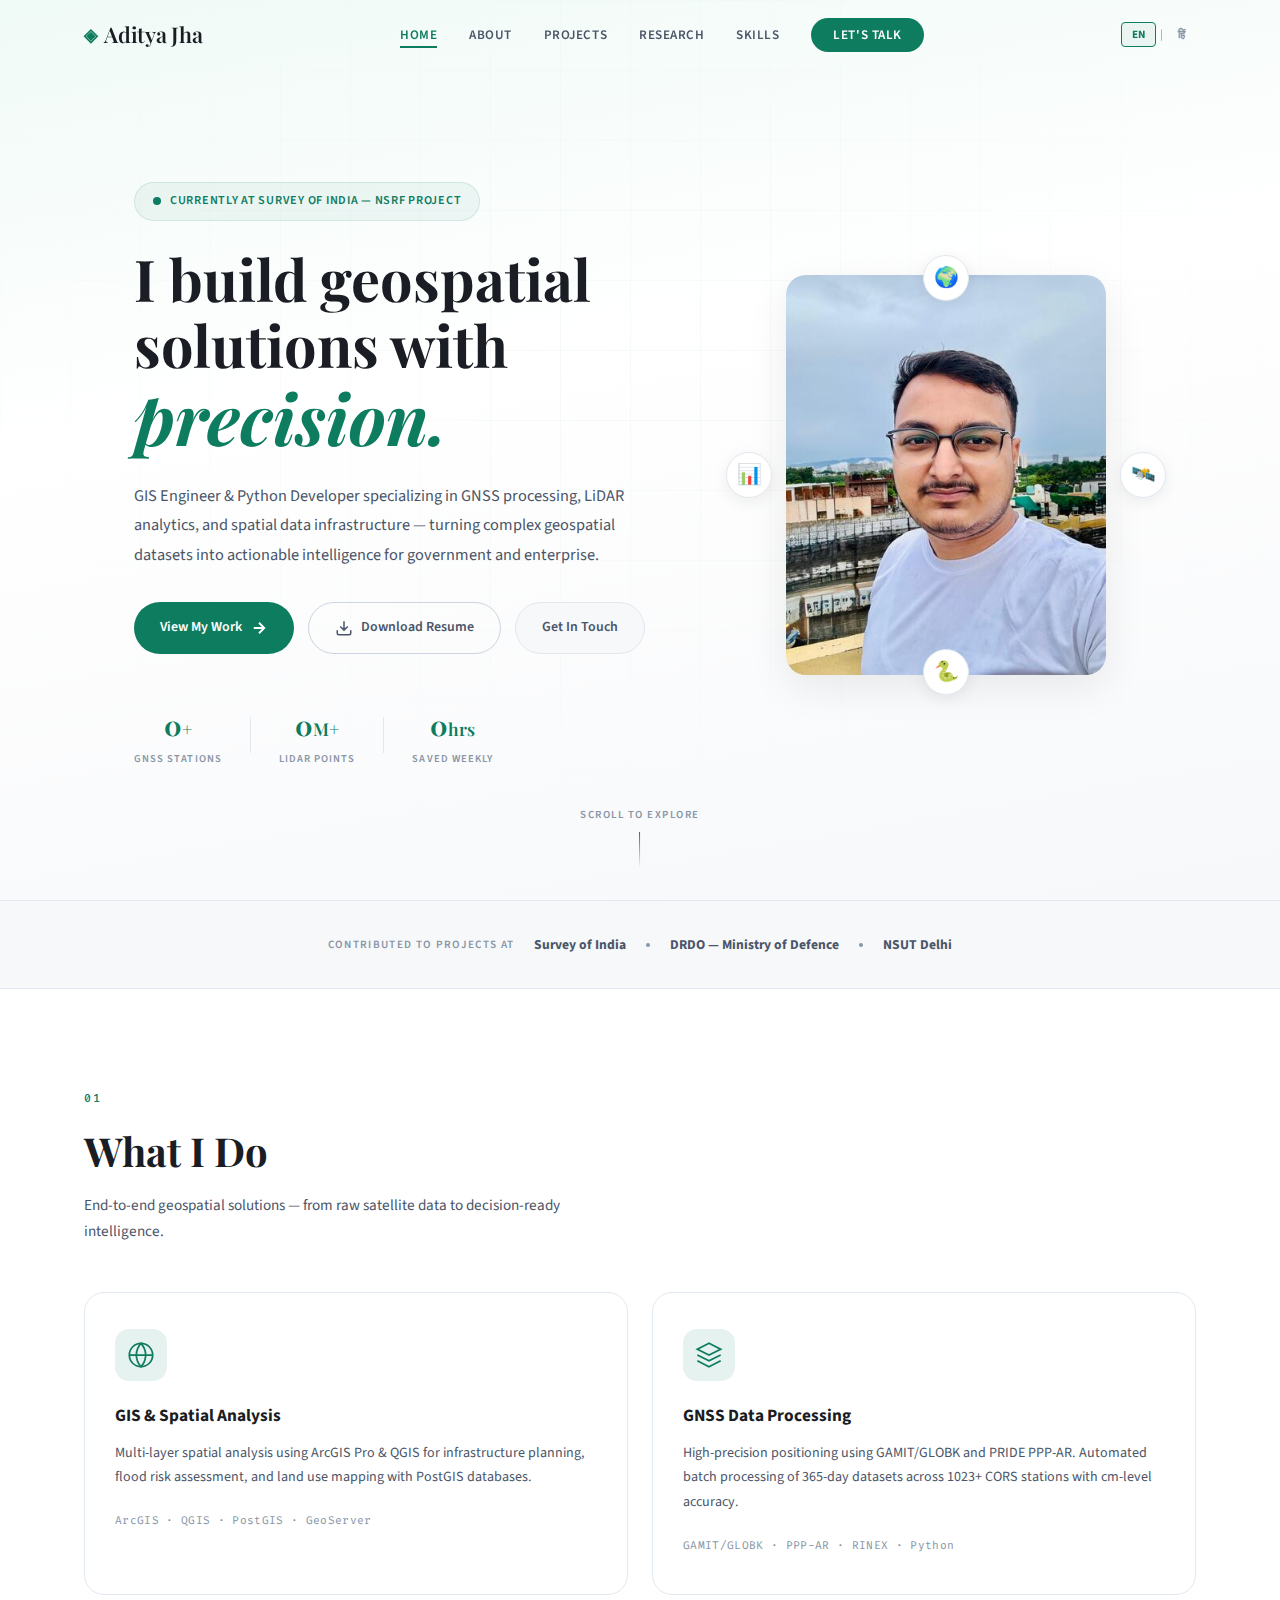
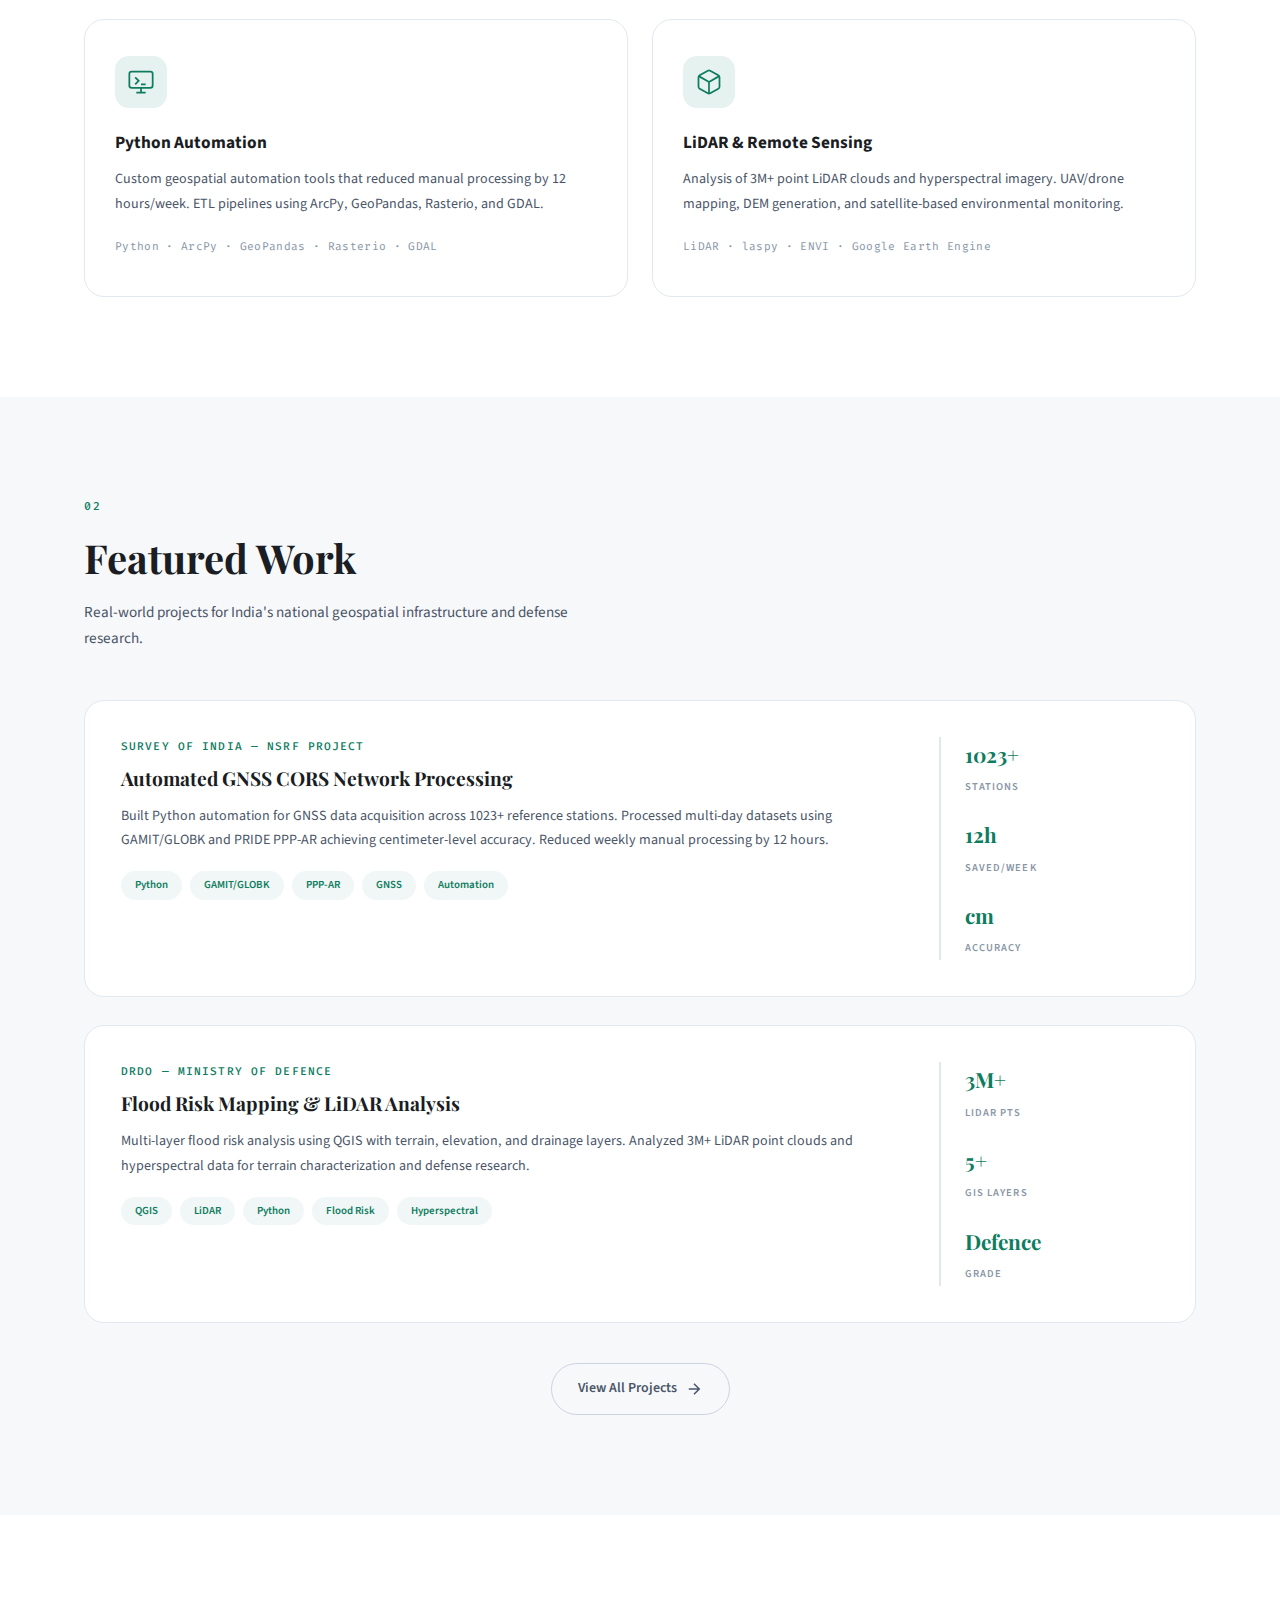
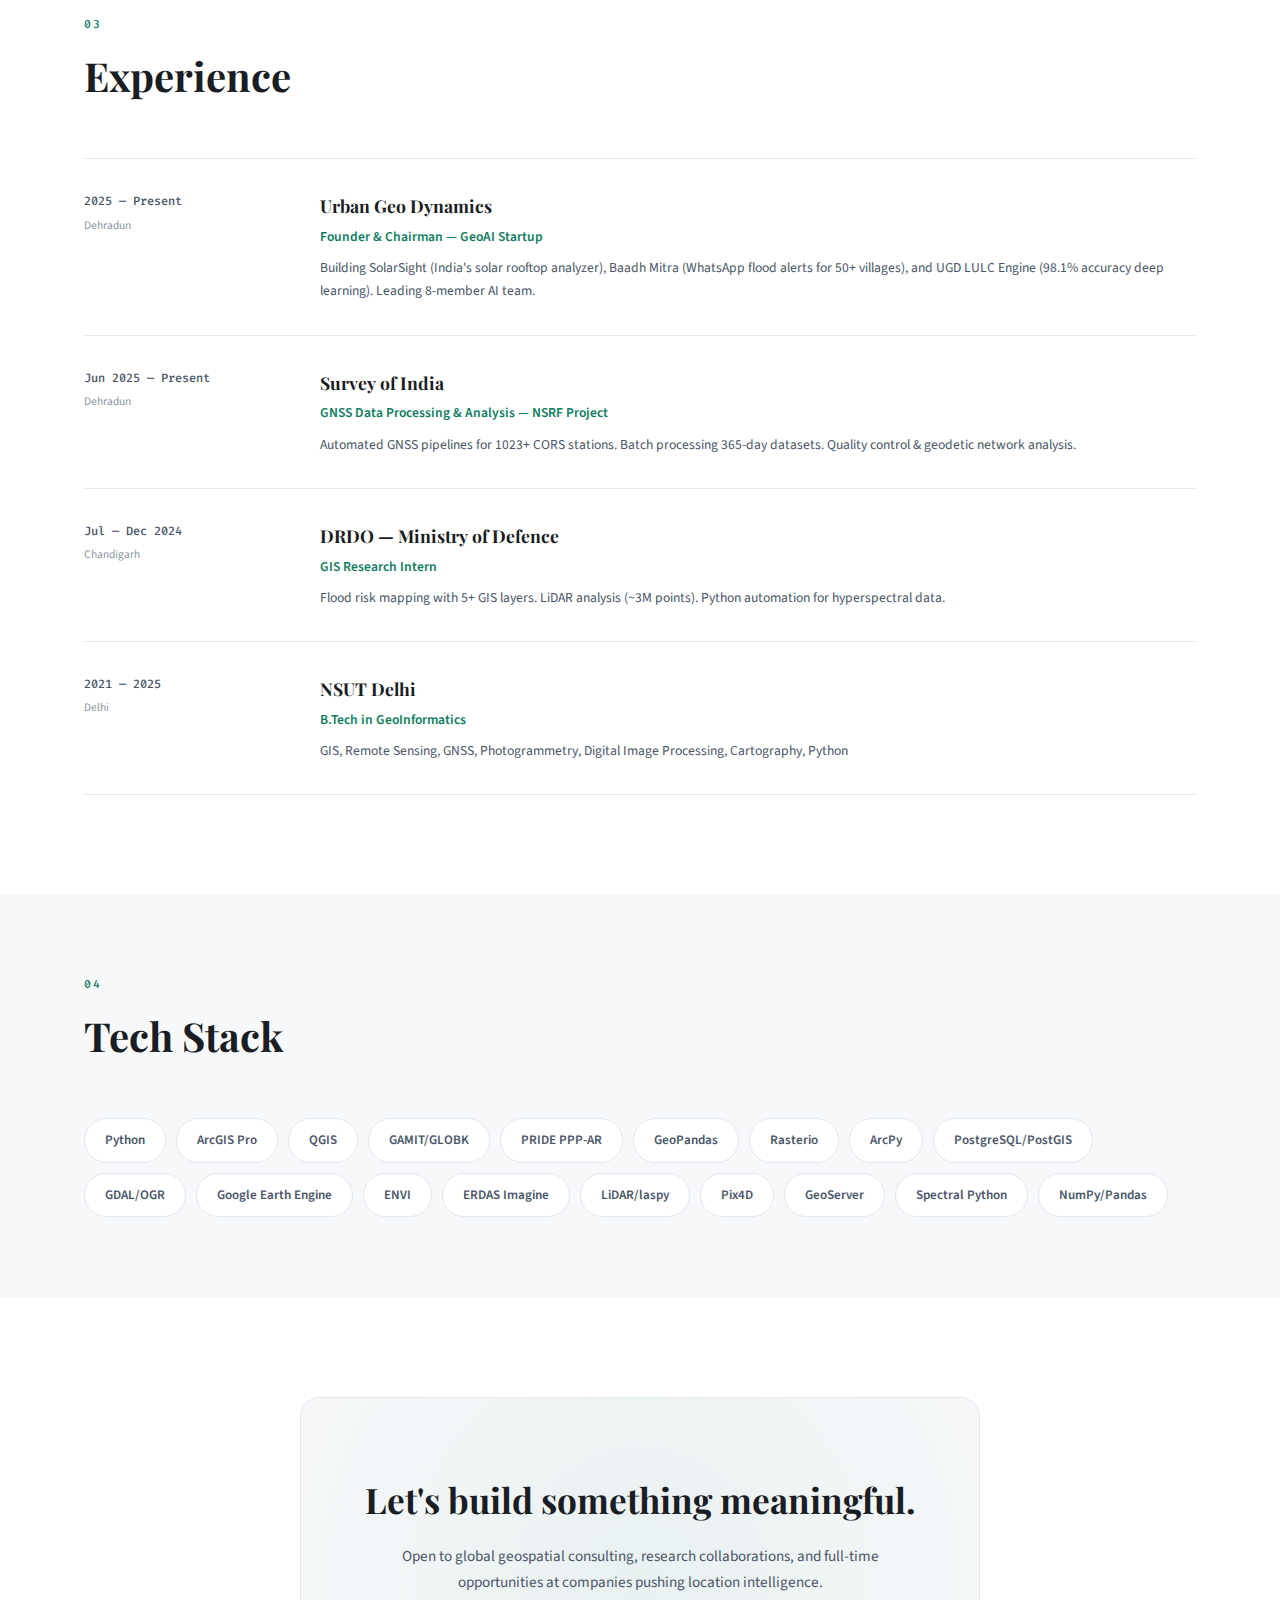
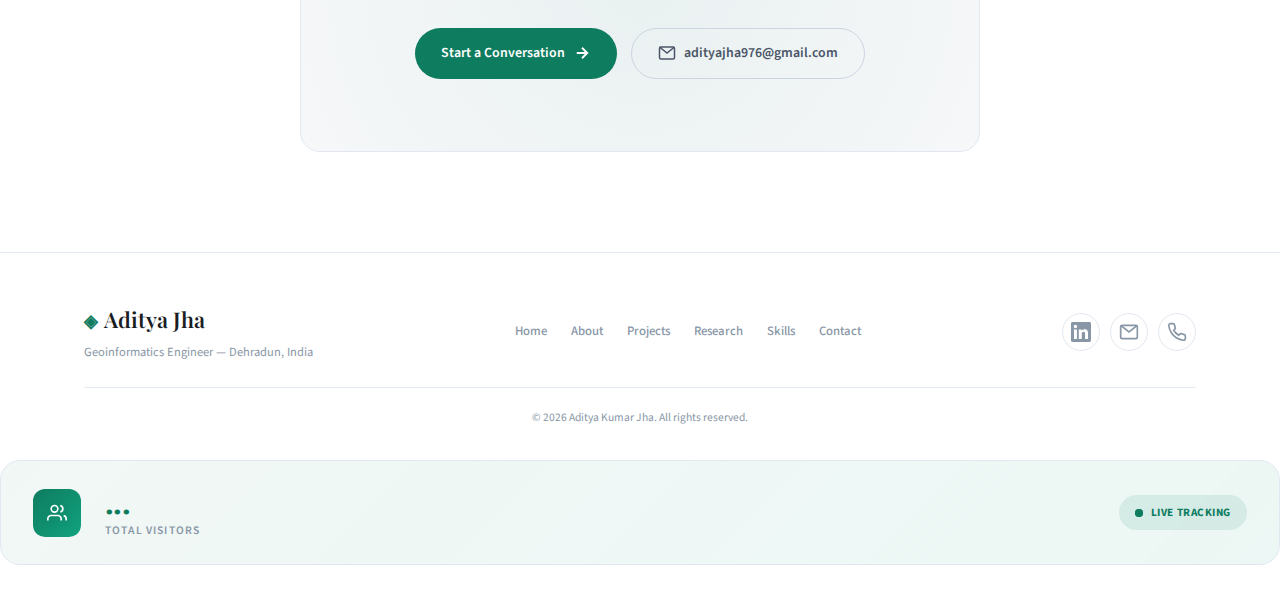
<file: index.html>
<!DOCTYPE html>
<html lang="en">
<head>
    <meta charset="UTF-8">
    <meta name="viewport" content="width=device-width, initial-scale=1.0">
    
    <!-- SEO -->
    <title>Aditya Kumar Jha — GIS Engineer & Geoinformatics Specialist | Python, GNSS, LiDAR</title>
    <meta name="description" content="Aditya Kumar Jha — Geoinformatics engineer specializing in GIS, GNSS processing (GAMIT/GLOBK), Python automation, LiDAR analytics & remote sensing. Based in Dehradun, India.">
    <meta name="keywords" content="GIS Engineer, Geoinformatics, GNSS Processing, GAMIT GLOBK, Python GIS, LiDAR Analysis, Remote Sensing, Spatial Analytics, ArcGIS, QGIS, Survey of India, DRDO, Urban Geo Dynamics, GeoAI, SolarSight, Baadh Mitra, Geospatial Startup, Dehradun">
    <meta name="author" content="Aditya Kumar Jha">
    <meta name="robots" content="index, follow">
    <link rel="canonical" href="https://adityagis.github.io/Portfolio/">
    
    <!-- Open Graph -->
    <meta property="og:title" content="Aditya Kumar Jha — GIS Engineer & Geoinformatics Specialist">
    <meta property="og:description" content="Geoinformatics professional: GIS, GNSS, Python automation, LiDAR & remote sensing. Open for global consulting.">
    <meta property="og:type" content="website">
    <meta property="og:url" content="https://adityagis.github.io/Portfolio/">
    <meta property="og:locale" content="en_IN">
    
    <!-- Twitter Card -->
    <meta name="twitter:card" content="summary_large_image">
    <meta name="twitter:title" content="Aditya Kumar Jha — GIS Engineer & Geoinformatics Specialist">
    <meta name="twitter:description" content="Geoinformatics professional: GIS, GNSS, Python automation, LiDAR & remote sensing.">
    
    <!-- Schema.org JSON-LD -->
    <script type="application/ld+json">
    {
        "@context": "https://schema.org",
        "@type": "Person",
        "name": "Aditya Kumar Jha",
        "url": "https://adityagis.github.io/Portfolio/",
        "jobTitle": "Geoinformatics Engineer",
        "description": "GIS & Remote Sensing Specialist with expertise in GNSS processing, Python automation, LiDAR analytics.",
        "email": "adityajha976@gmail.com",
        "telephone": "+919430008261",
        "address": {"@type": "PostalAddress", "addressLocality": "Dehradun", "addressRegion": "Uttarakhand", "addressCountry": "IN"},
        "alumniOf": {"@type": "CollegeOrUniversity", "name": "Netaji Subhas University of Technology (NSUT), Delhi"},
        "worksFor": [{"@type": "Organization", "name": "Survey of India"}],
        "knowsAbout": ["GIS","GNSS","Remote Sensing","Python","LiDAR","ArcGIS","QGIS","GAMIT/GLOBK","Spatial Analytics"],
        "sameAs": ["https://www.linkedin.com/in/adityaashujha/"]
    }
    </script>
    
    <link rel="preconnect" href="https://fonts.googleapis.com">
    <link rel="preconnect" href="https://fonts.gstatic.com" crossorigin>
    <link href="https://fonts.googleapis.com/css2?family=Playfair+Display:ital,wght@0,400;0,600;0,700;1,400&family=Source+Sans+3:wght@300;400;500;600;700&family=Fira+Code:wght@400;500&display=swap" rel="stylesheet">
    <link rel="stylesheet" href="css/style.css">
</head>
<body>
    <a href="#main" class="skip-link">Skip to main content</a>

    <!-- Navigation -->
    <nav class="navbar" id="navbar">
        <div class="nav-container">
            <a href="index.html" class="nav-logo">
                <span class="logo-icon">◈</span> <span class="logo-name">Aditya Jha</span>
            </a>
            <ul class="nav-links" id="navLinks">
                <li><a href="index.html" class="active">Home</a></li>
                <li><a href="pages/about.html">About</a></li>
                <li><a href="pages/projects.html">Projects</a></li>
                <li><a href="pages/research.html">Research</a></li>
                <li><a href="pages/skills.html">Skills</a></li>
                <li><a href="pages/contact.html" class="nav-cta-link">Let's Talk</a></li>
            </ul>
            <div class="nav-right">
                <div class="lang-toggle">
                    <button class="lang-btn active" data-lang="en">EN</button>
                    <span class="lang-sep">|</span>
                    <button class="lang-btn" data-lang="hi">हिं</button>
                </div>
                <button class="nav-toggle" id="navToggle" aria-label="Toggle Menu" aria-expanded="false">
                    <span></span><span></span><span></span>
                </button>
            </div>
        </div>
    </nav>

    <main id="main">
        <!-- HERO -->
        <section class="hero">
            <div class="hero-bg-pattern"></div>
            <div class="hero-container">
                <div class="hero-content">
                    <div class="hero-badge" data-en="Currently at Survey of India — NSRF Project" data-hi="वर्तमान में सर्वे ऑफ इंडिया — NSRF प्रोजेक्ट में">
                        <span class="badge-pulse"></span>
                        Currently at Survey of India — NSRF Project
                    </div>

                    <h1 class="hero-title">
                        <span class="line-1" data-en="I build geospatial" data-hi="मैं जियोस्पेशियल">I build geospatial</span>
                        <span class="line-2" data-en="solutions with" data-hi="समाधान बनाता हूँ">solutions with</span>
                        <span class="line-3"><em data-en="precision." data-hi="सटीकता से।">precision.</em></span>
                    </h1>

                    <p class="hero-desc" data-en="GIS Engineer & Python Developer specializing in GNSS processing, LiDAR analytics, and spatial data infrastructure — turning complex geospatial datasets into actionable intelligence for government and enterprise." data-hi="GIS इंजीनियर और पायथन डेवलपर — GNSS प्रोसेसिंग, LiDAR एनालिटिक्स और स्पेशियल डेटा इन्फ्रास्ट्रक्चर में विशेषज्ञ — सरकार और उद्यम के लिए जटिल जियोस्पेशियल डेटा को कार्रवाई योग्य बुद्धिमत्ता में बदलना।">GIS Engineer &amp; Python Developer specializing in GNSS processing, LiDAR analytics, and spatial data infrastructure — turning complex geospatial datasets into actionable intelligence for government and enterprise.</p>

                    <div class="hero-btns">
                        <a href="pages/projects.html" class="btn btn-primary" data-en="View My Work" data-hi="मेरा कार्य देखें">
                            <span>View My Work</span>
                            <svg width="18" height="18" viewBox="0 0 24 24" fill="none" stroke="currentColor" stroke-width="2.5"><path d="M5 12h14M12 5l7 7-7 7"/></svg>
                        </a>
                        <a href="assets/Aditya_Jha_Resume.pdf" class="btn btn-outline" target="_blank" rel="noopener" data-en="Download Resume" data-hi="रिज़्यूमे डाउनलोड करें">
                            <svg width="18" height="18" viewBox="0 0 24 24" fill="none" stroke="currentColor" stroke-width="2"><path d="M21 15v4a2 2 0 0 1-2 2H5a2 2 0 0 1-2-2v-4M7 10l5 5 5-5M12 15V3"/></svg>
                            <span>Download Resume</span>
                        </a>
                        <a href="pages/contact.html" class="btn btn-ghost" data-en="Get In Touch" data-hi="संपर्क करें">
                            <span>Get In Touch</span>
                        </a>
                    </div>

                    <div class="hero-stats">
                        <div class="stat">
                            <span class="stat-num" data-count="1023">0</span><span class="stat-suf">+</span>
                            <span class="stat-label" data-en="GNSS Stations" data-hi="GNSS स्टेशन">GNSS Stations</span>
                        </div>
                        <div class="stat-sep"></div>
                        <div class="stat">
                            <span class="stat-num" data-count="3">0</span><span class="stat-suf">M+</span>
                            <span class="stat-label" data-en="LiDAR Points" data-hi="LiDAR पॉइंट्स">LiDAR Points</span>
                        </div>
                        <div class="stat-sep"></div>
                        <div class="stat">
                            <span class="stat-num" data-count="12">0</span><span class="stat-suf">hrs</span>
                            <span class="stat-label" data-en="Saved Weekly" data-hi="साप्ताहिक बचत">Saved Weekly</span>
                        </div>
                    </div>
                </div>

                <!-- HERO VISUAL WITH ORBIT -->
                <div class="hero-visual">
                    <div class="photo-frame">
                        <img src="assets/profile.jpeg" alt="Aditya Kumar Jha — GIS Engineer" width="400" height="500" loading="eager" class="profile-img">
                        <div class="frame-accent frame-tl"></div>
                        <div class="frame-accent frame-br"></div>
                    </div>
                    <!-- ORBIT ANIMATION -->
                    <div class="orbit-ring">
                        <div class="orbit-item" title="GIS"><span>🌍</span></div>
                        <div class="orbit-item" title="Satellite"><span>🛰️</span></div>
                        <div class="orbit-item" title="Python"><span>🐍</span></div>
                        <div class="orbit-item" title="Data"><span>📊</span></div>
                    </div>
                </div>
            </div>
            <div class="scroll-hint">
                <span data-en="Scroll to explore" data-hi="स्क्रॉल करें">Scroll to explore</span>
                <div class="scroll-line"></div>
            </div>
        </section>

        <!-- TRUST BAR -->
        <section class="trust-bar">
            <div class="container">
                <span class="trust-label" data-en="Contributed to projects at" data-hi="इन संगठनों में योगदान">Contributed to projects at</span>
                <div class="trust-orgs">
                    <span>Survey of India</span>
                    <span class="trust-dot"></span>
                    <span>DRDO — Ministry of Defence</span>
                    <span class="trust-dot"></span>
                    <span>NSUT Delhi</span>
                </div>
            </div>
        </section>

        <!-- WHAT I DO -->
        <section class="services" id="services">
            <div class="container">
                <div class="sec-header">
                    <span class="sec-num">01</span>
                    <h2 data-en="What I Do" data-hi="मैं क्या करता हूँ">What I Do</h2>
                    <p class="sec-sub" data-en="End-to-end geospatial solutions — from raw satellite data to decision-ready intelligence." data-hi="शुरू से अंत तक जियोस्पेशियल समाधान।">End-to-end geospatial solutions — from raw satellite data to decision-ready intelligence.</p>
                </div>
                <div class="services-grid">
                    <article class="svc-card">
                        <div class="svc-icon"><svg width="28" height="28" viewBox="0 0 24 24" fill="none" stroke="currentColor" stroke-width="1.5"><circle cx="12" cy="12" r="10"/><path d="M2 12h20M12 2a15 15 0 0 1 4 10 15 15 0 0 1-4 10 15 15 0 0 1-4-10A15 15 0 0 1 12 2z"/></svg></div>
                        <h3 data-en="GIS & Spatial Analysis" data-hi="GIS और स्पेशियल एनालिसिस">GIS &amp; Spatial Analysis</h3>
                        <p data-en="Multi-layer spatial analysis using ArcGIS Pro & QGIS for infrastructure planning, flood risk assessment, and land use mapping with PostGIS databases." data-hi="इन्फ्रास्ट्रक्चर प्लानिंग और बाढ़ जोखिम मूल्यांकन के लिए ArcGIS Pro और QGIS से स्पेशियल एनालिसिस।">Multi-layer spatial analysis using ArcGIS Pro &amp; QGIS for infrastructure planning, flood risk assessment, and land use mapping with PostGIS databases.</p>
                        <span class="svc-tools">ArcGIS · QGIS · PostGIS · GeoServer</span>
                    </article>
                    <article class="svc-card">
                        <div class="svc-icon"><svg width="28" height="28" viewBox="0 0 24 24" fill="none" stroke="currentColor" stroke-width="1.5"><path d="M12 2L2 7l10 5 10-5-10-5zM2 17l10 5 10-5M2 12l10 5 10-5"/></svg></div>
                        <h3 data-en="GNSS Data Processing" data-hi="GNSS डेटा प्रोसेसिंग">GNSS Data Processing</h3>
                        <p data-en="High-precision positioning using GAMIT/GLOBK and PRIDE PPP-AR. Automated batch processing of 365-day datasets across 1023+ CORS stations with cm-level accuracy." data-hi="GAMIT/GLOBK और PRIDE PPP-AR से उच्च-सटीक पोजिशनिंग। 1023+ CORS स्टेशनों पर बैच प्रोसेसिंग।">High-precision positioning using GAMIT/GLOBK and PRIDE PPP-AR. Automated batch processing of 365-day datasets across 1023+ CORS stations with cm-level accuracy.</p>
                        <span class="svc-tools">GAMIT/GLOBK · PPP-AR · RINEX · Python</span>
                    </article>
                    <article class="svc-card">
                        <div class="svc-icon"><svg width="28" height="28" viewBox="0 0 24 24" fill="none" stroke="currentColor" stroke-width="1.5"><rect x="2" y="3" width="20" height="14" rx="2"/><path d="M8 21h8M12 17v4"/><path d="M7 8l3 3-3 3M12 14h4"/></svg></div>
                        <h3 data-en="Python Automation" data-hi="पायथन ऑटोमेशन">Python Automation</h3>
                        <p data-en="Custom geospatial automation tools that reduced manual processing by 12 hours/week. ETL pipelines using ArcPy, GeoPandas, Rasterio, and GDAL." data-hi="कस्टम ऑटोमेशन टूल्स जिन्होंने 12 घंटे/सप्ताह बचाए। ArcPy, GeoPandas, Rasterio से ETL पाइपलाइन।">Custom geospatial automation tools that reduced manual processing by 12 hours/week. ETL pipelines using ArcPy, GeoPandas, Rasterio, and GDAL.</p>
                        <span class="svc-tools">Python · ArcPy · GeoPandas · Rasterio · GDAL</span>
                    </article>
                    <article class="svc-card">
                        <div class="svc-icon"><svg width="28" height="28" viewBox="0 0 24 24" fill="none" stroke="currentColor" stroke-width="1.5"><path d="M21 16V8a2 2 0 0 0-1-1.73l-7-4a2 2 0 0 0-2 0l-7 4A2 2 0 0 0 3 8v8a2 2 0 0 0 1 1.73l7 4a2 2 0 0 0 2 0l7-4A2 2 0 0 0 21 16z"/><path d="M3.27 6.96L12 12.01l8.73-5.05M12 22.08V12"/></svg></div>
                        <h3 data-en="LiDAR & Remote Sensing" data-hi="LiDAR और रिमोट सेंसिंग">LiDAR &amp; Remote Sensing</h3>
                        <p data-en="Analysis of 3M+ point LiDAR clouds and hyperspectral imagery. UAV/drone mapping, DEM generation, and satellite-based environmental monitoring." data-hi="30 लाख+ पॉइंट LiDAR क्लाउड और हाइपरस्पेक्ट्रल इमेजरी। UAV/ड्रोन मैपिंग और पर्यावरण निगरानी।">Analysis of 3M+ point LiDAR clouds and hyperspectral imagery. UAV/drone mapping, DEM generation, and satellite-based environmental monitoring.</p>
                        <span class="svc-tools">LiDAR · laspy · ENVI · Google Earth Engine</span>
                    </article>
                </div>
            </div>
        </section>

        <!-- FEATURED PROJECTS -->
        <section class="featured" id="projects">
            <div class="container">
                <div class="sec-header">
                    <span class="sec-num">02</span>
                    <h2 data-en="Featured Work" data-hi="प्रमुख कार्य">Featured Work</h2>
                    <p class="sec-sub" data-en="Real-world projects for India's national geospatial infrastructure and defense research." data-hi="भारत के राष्ट्रीय जियोस्पेशियल इन्फ्रास्ट्रक्चर और रक्षा अनुसंधान।">Real-world projects for India's national geospatial infrastructure and defense research.</p>
                </div>
                <div class="feat-list">
                    <article class="feat-card">
                        <div class="feat-body">
                            <span class="feat-org">Survey of India — NSRF Project</span>
                            <h3 data-en="Automated GNSS CORS Network Processing" data-hi="स्वचालित GNSS CORS नेटवर्क प्रोसेसिंग">Automated GNSS CORS Network Processing</h3>
                            <p data-en="Built Python automation for GNSS data acquisition across 1023+ reference stations. Processed multi-day datasets using GAMIT/GLOBK and PRIDE PPP-AR achieving centimeter-level accuracy. Reduced weekly manual processing by 12 hours." data-hi="1023+ रेफरेंस स्टेशनों पर GNSS डेटा के लिए पायथन ऑटोमेशन। GAMIT/GLOBK से सेंटीमीटर-स्तरीय सटीकता। साप्ताहिक 12 घंटे बचाए।">Built Python automation for GNSS data acquisition across 1023+ reference stations. Processed multi-day datasets using GAMIT/GLOBK and PRIDE PPP-AR achieving centimeter-level accuracy. Reduced weekly manual processing by 12 hours.</p>
                            <div class="feat-tags"><span>Python</span><span>GAMIT/GLOBK</span><span>PPP-AR</span><span>GNSS</span><span>Automation</span></div>
                        </div>
                        <div class="feat-metrics">
                            <div class="fm"><span class="fm-val">1023+</span><span class="fm-lbl">Stations</span></div>
                            <div class="fm"><span class="fm-val">12h</span><span class="fm-lbl">Saved/Week</span></div>
                            <div class="fm"><span class="fm-val">cm</span><span class="fm-lbl">Accuracy</span></div>
                        </div>
                    </article>
                    <article class="feat-card">
                        <div class="feat-body">
                            <span class="feat-org">DRDO — Ministry of Defence</span>
                            <h3 data-en="Flood Risk Mapping & LiDAR Analysis" data-hi="बाढ़ जोखिम मैपिंग और LiDAR विश्लेषण">Flood Risk Mapping &amp; LiDAR Analysis</h3>
                            <p data-en="Multi-layer flood risk analysis using QGIS with terrain, elevation, and drainage layers. Analyzed 3M+ LiDAR point clouds and hyperspectral data for terrain characterization and defense research." data-hi="QGIS से बहु-स्तरीय बाढ़ जोखिम विश्लेषण। 30 लाख+ LiDAR पॉइंट क्लाउड और हाइपरस्पेक्ट्रल डेटा विश्लेषण।">Multi-layer flood risk analysis using QGIS with terrain, elevation, and drainage layers. Analyzed 3M+ LiDAR point clouds and hyperspectral data for terrain characterization and defense research.</p>
                            <div class="feat-tags"><span>QGIS</span><span>LiDAR</span><span>Python</span><span>Flood Risk</span><span>Hyperspectral</span></div>
                        </div>
                        <div class="feat-metrics">
                            <div class="fm"><span class="fm-val">3M+</span><span class="fm-lbl">LiDAR Pts</span></div>
                            <div class="fm"><span class="fm-val">5+</span><span class="fm-lbl">GIS Layers</span></div>
                            <div class="fm"><span class="fm-val">Defence</span><span class="fm-lbl">Grade</span></div>
                        </div>
                    </article>
                </div>
                <div style="text-align:center; margin-top:40px;">
                    <a href="pages/projects.html" class="btn btn-outline" data-en="View All Projects" data-hi="सभी प्रोजेक्ट देखें"><span>View All Projects</span><svg width="18" height="18" viewBox="0 0 24 24" fill="none" stroke="currentColor" stroke-width="2"><path d="M5 12h14M12 5l7 7-7 7"/></svg></a>
                </div>
            </div>
        </section>

        <!-- EXPERIENCE -->
        <section class="experience">
            <div class="container">
                <div class="sec-header">
                    <span class="sec-num">03</span>
                    <h2 data-en="Experience" data-hi="अनुभव">Experience</h2>
                </div>
                <div class="exp-list">
                    <div class="exp-row">
                        <div class="exp-left"><span class="exp-date">2025 — Present</span><span class="exp-loc">Dehradun</span></div>
                        <div class="exp-right">
                            <h3>Urban Geo Dynamics</h3>
                            <p class="exp-role">Founder &amp; Chairman — GeoAI Startup</p>
                            <p class="exp-desc" data-en="Building SolarSight (India's solar rooftop analyzer), Baadh Mitra (WhatsApp flood alerts for 50+ villages), and UGD LULC Engine (98.1% accuracy deep learning). Leading 8-member AI team." data-hi="SolarSight (सोलर रूफटॉप), बाढ़ मित्र (WhatsApp बाढ़ अलर्ट) और UGD LULC इंजन बना रहे हैं। 8 सदस्यीय AI टीम का नेतृत्व।">Building SolarSight (India's solar rooftop analyzer), Baadh Mitra (WhatsApp flood alerts for 50+ villages), and UGD LULC Engine (98.1% accuracy deep learning). Leading 8-member AI team.</p>
                        </div>
                    </div>
                    <div class="exp-row">
                        <div class="exp-left"><span class="exp-date">Jun 2025 — Present</span><span class="exp-loc">Dehradun</span></div>
                        <div class="exp-right">
                            <h3>Survey of India</h3>
                            <p class="exp-role">GNSS Data Processing & Analysis — NSRF Project</p>
                            <p class="exp-desc" data-en="Automated GNSS pipelines for 1023+ CORS stations. Batch processing 365-day datasets. Quality control & geodetic network analysis." data-hi="1023+ CORS स्टेशनों के लिए GNSS पाइपलाइन। 365-दिन डेटासेट बैच प्रोसेसिंग।">Automated GNSS pipelines for 1023+ CORS stations. Batch processing 365-day datasets. Quality control &amp; geodetic network analysis.</p>
                        </div>
                    </div>
                    <div class="exp-row">
                        <div class="exp-left"><span class="exp-date">Jul — Dec 2024</span><span class="exp-loc">Chandigarh</span></div>
                        <div class="exp-right">
                            <h3>DRDO — Ministry of Defence</h3>
                            <p class="exp-role">GIS Research Intern</p>
                            <p class="exp-desc" data-en="Flood risk mapping with 5+ GIS layers. LiDAR analysis (~3M points). Python automation for hyperspectral data." data-hi="5+ GIS लेयर्स से बाढ़ जोखिम मैपिंग। LiDAR विश्लेषण (~30 लाख पॉइंट)।">Flood risk mapping with 5+ GIS layers. LiDAR analysis (~3M points). Python automation for hyperspectral data.</p>
                        </div>
                    </div>
                    <div class="exp-row">
                        <div class="exp-left"><span class="exp-date">2021 — 2025</span><span class="exp-loc">Delhi</span></div>
                        <div class="exp-right">
                            <h3>NSUT Delhi</h3>
                            <p class="exp-role">B.Tech in GeoInformatics</p>
                            <p class="exp-desc">GIS, Remote Sensing, GNSS, Photogrammetry, Digital Image Processing, Cartography, Python</p>
                        </div>
                    </div>
                </div>
            </div>
        </section>

        <!-- TECH STACK -->
        <section class="stack">
            <div class="container">
                <div class="sec-header">
                    <span class="sec-num">04</span>
                    <h2 data-en="Tech Stack" data-hi="तकनीकी कौशल">Tech Stack</h2>
                </div>
                <div class="stack-pills">
                    <span>Python</span><span>ArcGIS Pro</span><span>QGIS</span><span>GAMIT/GLOBK</span>
                    <span>PRIDE PPP-AR</span><span>GeoPandas</span><span>Rasterio</span><span>ArcPy</span>
                    <span>PostgreSQL/PostGIS</span><span>GDAL/OGR</span><span>Google Earth Engine</span>
                    <span>ENVI</span><span>ERDAS Imagine</span><span>LiDAR/laspy</span><span>Pix4D</span>
                    <span>GeoServer</span><span>Spectral Python</span><span>NumPy/Pandas</span>
                </div>
            </div>
        </section>

        <!-- CTA -->
        <section class="cta-section">
            <div class="container">
                <div class="cta-box">
                    <h2 data-en="Let's build something meaningful." data-hi="कुछ सार्थक बनाते हैं।">Let's build something meaningful.</h2>
                    <p data-en="Open to global geospatial consulting, research collaborations, and full-time opportunities at companies pushing location intelligence." data-hi="वैश्विक जियोस्पेशियल कंसल्टिंग, रिसर्च सहयोग, और लोकेशन इंटेलिजेंस कंपनियों में अवसरों के लिए खुला हूँ।">Open to global geospatial consulting, research collaborations, and full-time opportunities at companies pushing location intelligence.</p>
                    <div class="cta-btns">
                        <a href="pages/contact.html" class="btn btn-primary"><span data-en="Start a Conversation" data-hi="बातचीत शुरू करें">Start a Conversation</span><svg width="18" height="18" viewBox="0 0 24 24" fill="none" stroke="currentColor" stroke-width="2.5"><path d="M5 12h14M12 5l7 7-7 7"/></svg></a>
                        <a href="mailto:adityajha976@gmail.com" class="btn btn-outline"><svg width="18" height="18" viewBox="0 0 24 24" fill="none" stroke="currentColor" stroke-width="2"><rect x="2" y="4" width="20" height="16" rx="2"/><path d="M22 4l-10 8L2 4"/></svg><span>adityajha976@gmail.com</span></a>
                    </div>
                </div>
            </div>
        </section>
    </main>

    <!-- Footer -->
    <footer class="footer">
        <div class="container">
            <div class="footer-top">
                <div class="footer-brand">
                    <span class="nav-logo"><span class="logo-icon">◈</span> Aditya Jha</span>
                    <p data-en="Geoinformatics Engineer — Dehradun, India" data-hi="जियोइन्फॉर्मेटिक्स इंजीनियर — देहरादून">Geoinformatics Engineer — Dehradun, India</p>
                </div>
                <nav class="footer-links"><a href="index.html">Home</a><a href="pages/about.html">About</a><a href="pages/projects.html">Projects</a><a href="pages/research.html">Research</a><a href="pages/skills.html">Skills</a><a href="pages/contact.html">Contact</a></nav>
                <div class="footer-social">
                    <a href="https://www.linkedin.com/in/adityaashujha/" target="_blank" rel="noopener" aria-label="LinkedIn"><svg width="20" height="20" viewBox="0 0 24 24" fill="currentColor"><path d="M20.447 20.452h-3.554v-5.569c0-1.328-.027-3.037-1.852-3.037-1.853 0-2.136 1.445-2.136 2.939v5.667H9.351V9h3.414v1.561h.046c.477-.9 1.637-1.85 3.37-1.85 3.601 0 4.267 2.37 4.267 5.455v6.286zM5.337 7.433a2.062 2.062 0 0 1-2.063-2.065 2.064 2.064 0 1 1 2.063 2.065zm1.782 13.019H3.555V9h3.564v11.452zM22.225 0H1.771C.792 0 0 .774 0 1.729v20.542C0 23.227.792 24 1.771 24h20.451C23.2 24 24 23.227 24 22.271V1.729C24 .774 23.2 0 22.222 0h.003z"/></svg></a>
                    <a href="mailto:adityajha976@gmail.com" aria-label="Email"><svg width="20" height="20" viewBox="0 0 24 24" fill="none" stroke="currentColor" stroke-width="2"><rect x="2" y="4" width="20" height="16" rx="2"/><path d="M22 4l-10 8L2 4"/></svg></a>
                    <a href="tel:+919430008261" aria-label="Phone"><svg width="20" height="20" viewBox="0 0 24 24" fill="none" stroke="currentColor" stroke-width="2"><path d="M22 16.92v3a2 2 0 0 1-2.18 2 19.79 19.79 0 0 1-8.63-3.07 19.5 19.5 0 0 1-6-6 19.79 19.79 0 0 1-3.07-8.67A2 2 0 0 1 4.11 2h3a2 2 0 0 1 2 1.72c.127.96.361 1.903.7 2.81a2 2 0 0 1-.45 2.11L8.09 9.91a16 16 0 0 0 6 6l1.27-1.27a2 2 0 0 1 2.11-.45c.907.339 1.85.573 2.81.7A2 2 0 0 1 22 16.92z"/></svg></a>
                </div>
            </div>
            <div class="footer-bottom"><p>&copy; 2026 Aditya Kumar Jha. All rights reserved.</p></div>
        </div>
           <!-- Visitor Counter Box -->
<div class="visitor-box">
    <div class="vb-icon">
        <svg width="20" height="20" viewBox="0 0 24 24" fill="none" stroke="currentColor" stroke-width="2">
            <path d="M17 21v-2a4 4 0 0 0-4-4H5a4 4 0 0 0-4 4v2"/>
            <circle cx="9" cy="7" r="4"/>
            <path d="M23 21v-2a4 4 0 0 0-3-3.87"/>
            <path d="M16 3.13a4 4 0 0 1 0 7.75"/>
        </svg>
    </div>
    <div class="vb-info">
        <span class="vb-count" id="totalVisits">...</span>
        <span class="vb-label" data-en="Total Visitors" data-hi="कुल विज़िटर">Total Visitors</span>
    </div>
    <div class="vb-live">
        <span class="vb-dot"></span>
        <span data-en="Live Tracking" data-hi="लाइव ट्रैकिंग">Live Tracking</span>
    </div>
</div>
    </footer>

    <script src="js/main.js" defer></script>
    <script data-goatcounter="https://adityagis.goatcounter.com/count"
            async src="//gc.zgo.at/count.js"></script>
</body>
</html>
</file>
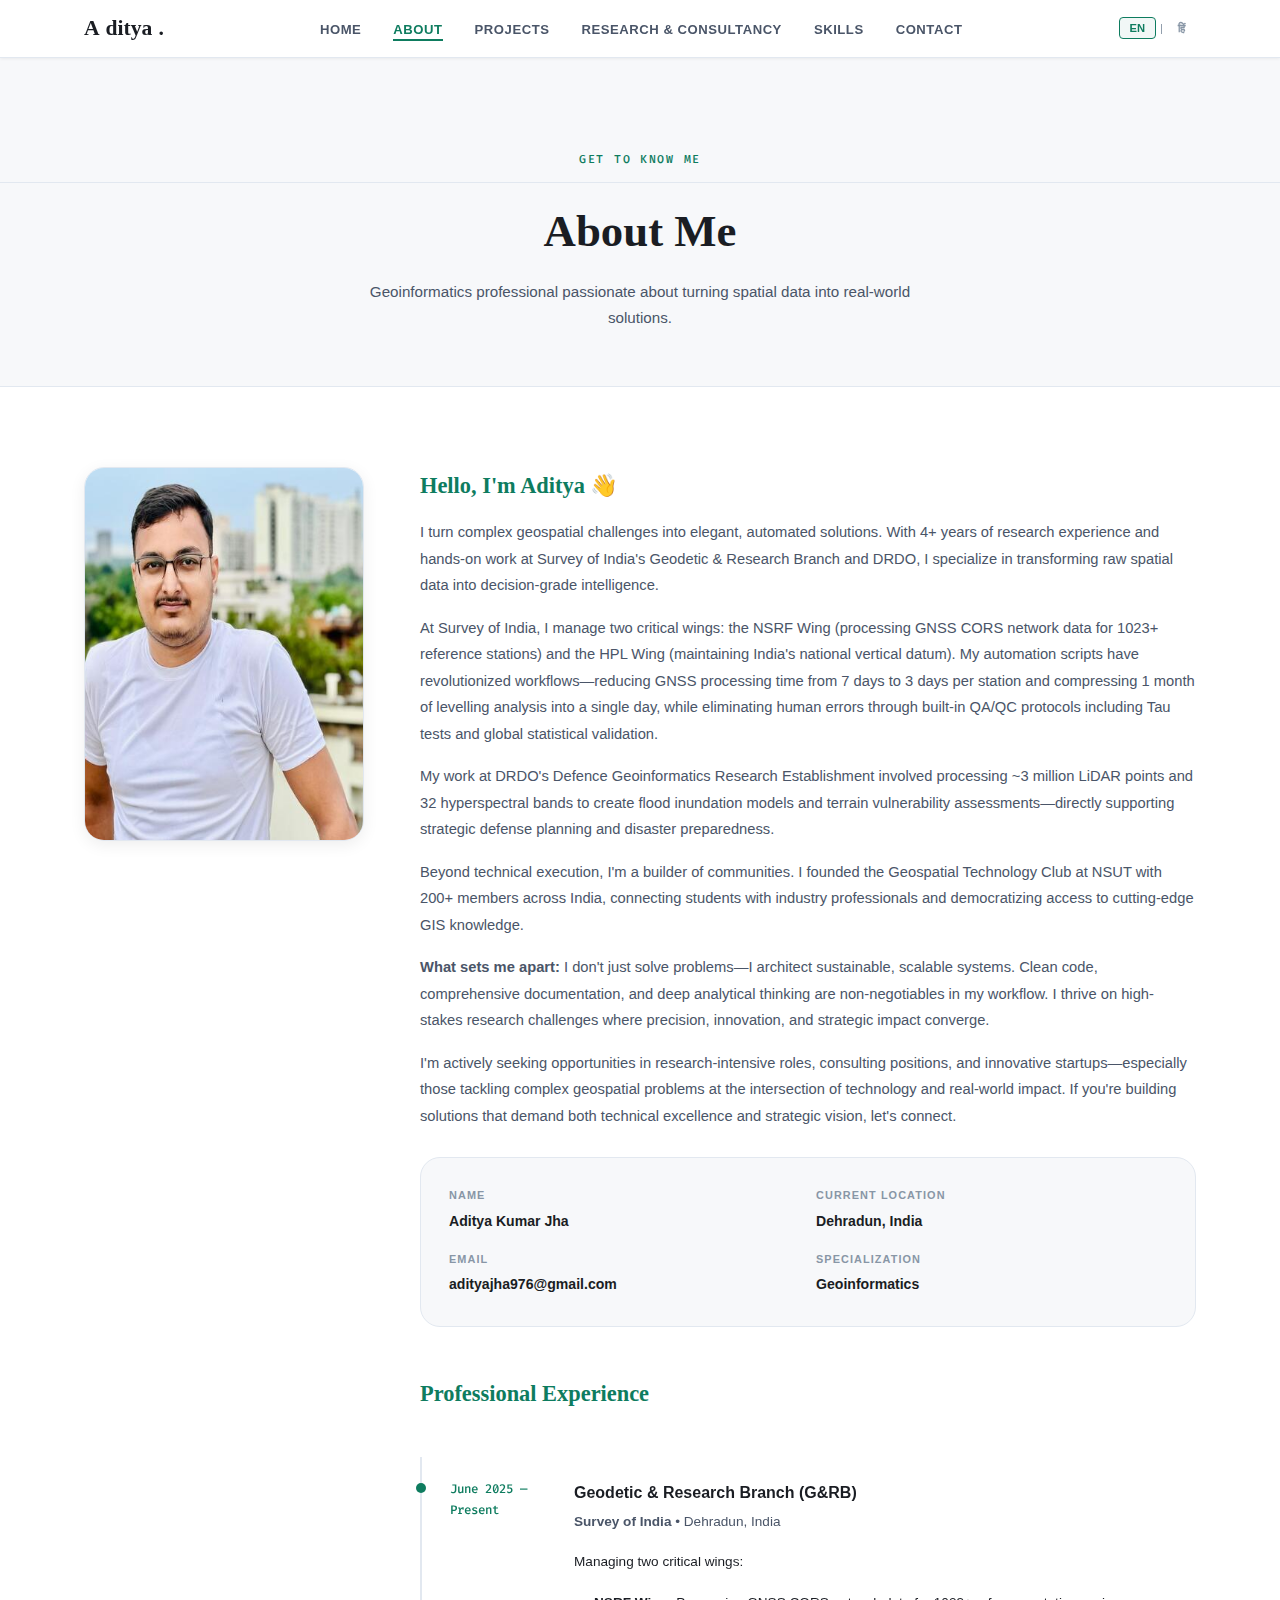
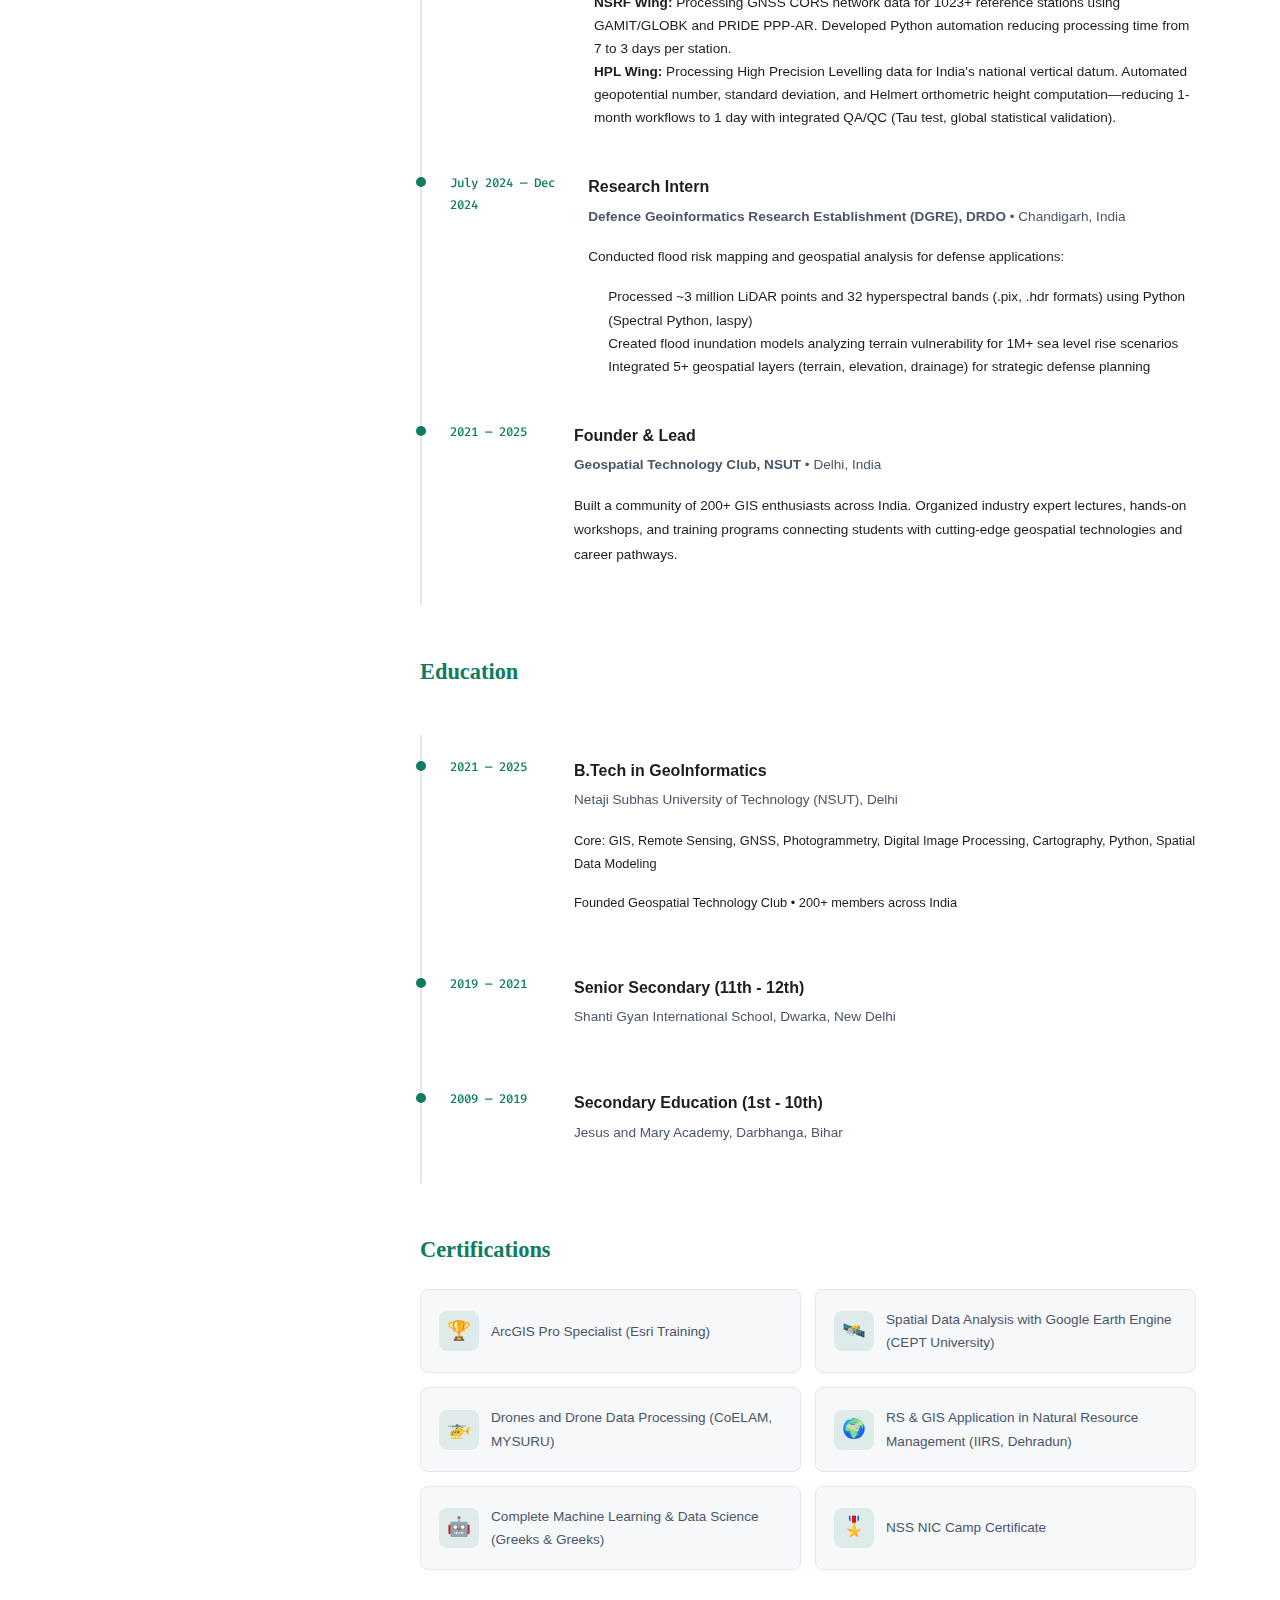
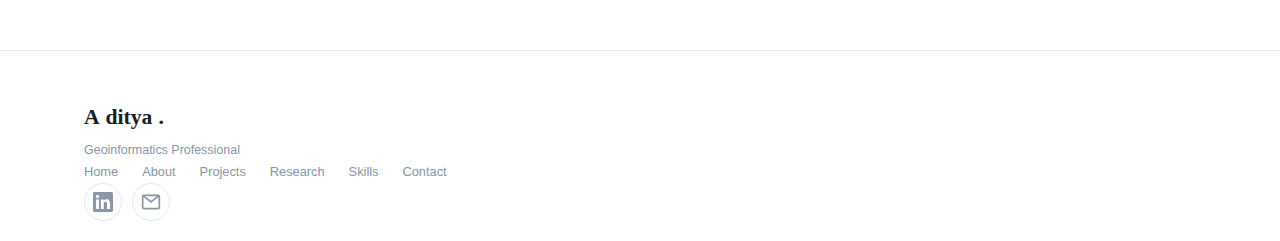
<file: pages/about.html>
<!DOCTYPE html>
<html lang="en">
<head>
    <meta charset="UTF-8">
    <meta name="viewport" content="width=device-width, initial-scale=1.0">
    <title>About | Aditya Kumar Jha</title>
    <link rel="stylesheet" href="../css/style.css">
    <link href="https://fonts.googleapis.com/css2?family=Instrument+Serif&family=Outfit:wght@300;400;500;600;700&family=Fira+Code:wght@400;500&display=swap" rel="stylesheet">
</head>
<body>
    <nav class="navbar scrolled" id="navbar">
        <div class="nav-container">
            <a href="../index.html" class="nav-logo"><span class="logo-mark">A</span>ditya<span class="logo-dot">.</span></a>
            <ul class="nav-links" id="navLinks">
                <li><a href="../index.html">Home</a></li>
                <li><a href="about.html" class="active">About</a></li>
                <li><a href="projects.html">Projects</a></li>
                <li><a href="research.html">Research & Consultancy</a></li>
                <li><a href="skills.html">Skills</a></li>
                <li><a href="contact.html">Contact</a></li>
            </ul>
            <div class="lang-toggle">
                <button class="lang-btn active" data-lang="en">EN</button>
                <span class="lang-sep">|</span>
                <button class="lang-btn" data-lang="hi">हिं</button>
            </div>
            <button class="nav-toggle" id="navToggle" aria-label="Toggle Menu"><span></span><span></span><span></span></button>
        </div>
    </nav>

    <section class="page-hero">
        <span class="section-number" data-en="Get to Know Me" data-hi="मेरे बारे में जानें">Get to Know Me</span>
        <h1 data-en="About Me" data-hi="मेरे बारे में">About Me</h1>
        <p data-en="Geoinformatics professional passionate about turning spatial data into real-world solutions." data-hi="स्पेशियल डेटा को वास्तविक समाधान में बदलने के लिए उत्साही जियोइन्फॉर्मेटिक्स प्रोफेशनल।">Geoinformatics professional passionate about turning spatial data into real-world solutions.</p>
    </section>

    <section class="page-content">
        <div class="container">
            <div class="about-grid">
                <div class="about-photo">
                    <img src="../assets/about.jpeg" alt="Aditya Kumar Jha">
                </div>
                <div class="about-text">
                    <h3 data-en="Hello, I'm Aditya 👋" data-hi="नमस्ते, मैं आदित्य हूँ 👋">Hello, I'm Aditya 👋</h3>
                    
                    <p data-en="I turn complex geospatial challenges into elegant, automated solutions. With 4+ years of research experience and hands-on work at Survey of India's Geodetic & Research Branch and DRDO, I specialize in transforming raw spatial data into decision-grade intelligence." data-hi="मैं जटिल भू-स्थानिक चुनौतियों को सुरुचिपूर्ण, स्वचालित समाधानों में बदलता हूँ। 4+ वर्षों के अनुसंधान अनुभव और सर्वे ऑफ इंडिया तथा DRDO में व्यावहारिक कार्य के साथ, मैं कच्चे स्थानिक डेटा को निर्णय-ग्रेड इंटेलिजेंस में बदलने में विशेषज्ञ हूँ।">I turn complex geospatial challenges into elegant, automated solutions. With 4+ years of research experience and hands-on work at Survey of India's Geodetic & Research Branch and DRDO, I specialize in transforming raw spatial data into decision-grade intelligence.</p>

                    <p data-en="At Survey of India, I manage two critical wings: the NSRF Wing (processing GNSS CORS network data for 1023+ reference stations) and the HPL Wing (maintaining India's national vertical datum). My automation scripts have revolutionized workflows—reducing GNSS processing time from 7 days to 3 days per station and compressing 1 month of levelling analysis into a single day, while eliminating human errors through built-in QA/QC protocols including Tau tests and global statistical validation." data-hi="सर्वे ऑफ इंडिया में, मैं दो महत्वपूर्ण विंग्स का प्रबंधन करता हूँ: NSRF विंग (1023+ संदर्भ स्टेशनों के लिए GNSS CORS नेटवर्क डेटा प्रोसेसिंग) और HPL विंग (भारत के राष्ट्रीय ऊर्ध्वाधर डेटम को बनाए रखना)। मेरी स्वचालन स्क्रिप्ट्स ने कार्यप्रवाह में क्रांति ला दी है—GNSS प्रोसेसिंग समय को प्रति स्टेशन 7 दिनों से घटाकर 3 दिन कर दिया और 1 महीने के लेवलिंग विश्लेषण को एक दिन में संपीड़ित कर दिया।">At Survey of India, I manage two critical wings: the NSRF Wing (processing GNSS CORS network data for 1023+ reference stations) and the HPL Wing (maintaining India's national vertical datum). My automation scripts have revolutionized workflows—reducing GNSS processing time from 7 days to 3 days per station and compressing 1 month of levelling analysis into a single day, while eliminating human errors through built-in QA/QC protocols including Tau tests and global statistical validation.</p>

                    <p data-en="My work at DRDO's Defence Geoinformatics Research Establishment involved processing ~3 million LiDAR points and 32 hyperspectral bands to create flood inundation models and terrain vulnerability assessments—directly supporting strategic defense planning and disaster preparedness." data-hi="DRDO की डिफेंस जियोइनफॉर्मेटिक्स रिसर्च एस्टैब्लिशमेंट में मेरे काम में ~3 मिलियन LiDAR पॉइंट्स और 32 हाइपरस्पेक्ट्रल बैंड्स को प्रोसेस करना शामिल था, जिससे बाढ़ जलमग्नता मॉडल और भू-भाग भेद्यता आकलन बनाए गए।">My work at DRDO's Defence Geoinformatics Research Establishment involved processing ~3 million LiDAR points and 32 hyperspectral bands to create flood inundation models and terrain vulnerability assessments—directly supporting strategic defense planning and disaster preparedness.</p>

                    <p data-en="Beyond technical execution, I'm a builder of communities. I founded the Geospatial Technology Club at NSUT with 200+ members across India, connecting students with industry professionals and democratizing access to cutting-edge GIS knowledge." data-hi="तकनीकी निष्पादन से परे, मैं समुदायों का निर्माता हूँ। मैंने NSUT में भारत भर में 200+ सदस्यों के साथ जियोस्पेशियल टेक्नोलॉजी क्लब की स्थापना की।">Beyond technical execution, I'm a builder of communities. I founded the Geospatial Technology Club at NSUT with 200+ members across India, connecting students with industry professionals and democratizing access to cutting-edge GIS knowledge.</p>

                    <p data-en="<strong>What sets me apart:</strong> I don't just solve problems—I architect sustainable, scalable systems. Clean code, comprehensive documentation, and deep analytical thinking are non-negotiables in my workflow. I thrive on high-stakes research challenges where precision, innovation, and strategic impact converge." data-hi="<strong>मुझे अलग बनाता है:</strong> मैं केवल समस्याओं का समाधान नहीं करता—मैं टिकाऊ, स्केलेबल सिस्टम डिज़ाइन करता हूँ।"><strong>What sets me apart:</strong> I don't just solve problems—I architect sustainable, scalable systems. Clean code, comprehensive documentation, and deep analytical thinking are non-negotiables in my workflow. I thrive on high-stakes research challenges where precision, innovation, and strategic impact converge.</p>

                    <p data-en="I'm actively seeking opportunities in research-intensive roles, consulting positions, and innovative startups—especially those tackling complex geospatial problems at the intersection of technology and real-world impact. If you're building solutions that demand both technical excellence and strategic vision, let's connect." data-hi="मैं सक्रिय रूप से अनुसंधान-गहन भूमिकाओं, परामर्श पदों और नवोन्मेषी स्टार्टअप्स में अवसरों की तलाश कर रहा हूँ—विशेष रूप से वे जो प्रौद्योगिकी और वास्तविक दुनिया के प्रभाव के प्रतिच्छेदन पर जटिल भू-स्थानिक समस्याओं से निपट रहे हैं।">I'm actively seeking opportunities in research-intensive roles, consulting positions, and innovative startups—especially those tackling complex geospatial problems at the intersection of technology and real-world impact. If you're building solutions that demand both technical excellence and strategic vision, let's connect.</p>

                    <div class="about-info">
                        <div class="info-item">
                            <label data-en="Name" data-hi="नाम">Name</label>
                            <span>Aditya Kumar Jha</span>
                        </div>
                        <div class="info-item">
                            <label data-en="Current Location" data-hi="स्थान">Current Location</label>
                            <span>Dehradun, India</span>
                        </div>
                        <div class="info-item">
                            <label data-en="Email" data-hi="ईमेल">Email</label>
                            <span>adityajha976@gmail.com</span>
                        </div>
                        <div class="info-item">
                            <label data-en="Specialization" data-hi="विशेषज्ञता">Specialization</label>
                            <span data-en="Geoinformatics" data-hi="जियोइन्फॉर्मेटिक्स">Geoinformatics</span>
                        </div>
                    </div>

                    <!-- Professional Experience -->
                    <h3 style="margin-top:48px;" data-en="Professional Experience" data-hi="व्यावसायिक अनुभव">Professional Experience</h3>
                    <div class="timeline">
                        <div class="timeline-item">
                            <div class="timeline-year">June 2025 — Present</div>
                            <div class="timeline-content">
                                <h4>Geodetic & Research Branch (G&RB)</h4>
                                <p><strong>Survey of India</strong> • Dehradun, India</p>
                                <p style="font-size:0.85rem; color: var(--text-muted); margin-top:8px;">Managing two critical wings:</p>
                                <ul style="font-size:0.85rem; color: var(--text-muted); margin-top:4px; margin-left:20px;">
                                    <li><strong>NSRF Wing:</strong> Processing GNSS CORS network data for 1023+ reference stations using GAMIT/GLOBK and PRIDE PPP-AR. Developed Python automation reducing processing time from 7 to 3 days per station.</li>
                                    <li><strong>HPL Wing:</strong> Processing High Precision Levelling data for India's national vertical datum. Automated geopotential number, standard deviation, and Helmert orthometric height computation—reducing 1-month workflows to 1 day with integrated QA/QC (Tau test, global statistical validation).</li>
                                </ul>
                            </div>
                        </div>
                        <div class="timeline-item">
                            <div class="timeline-year">July 2024 — Dec 2024 </div>
                            <div class="timeline-content">
                                <h4>Research Intern</h4>
                                <p><strong>Defence Geoinformatics Research Establishment (DGRE), DRDO</strong> • Chandigarh, India</p>
                                <p style="font-size:0.85rem; color: var(--text-muted); margin-top:8px;">Conducted flood risk mapping and geospatial analysis for defense applications:</p>
                                <ul style="font-size:0.85rem; color: var(--text-muted); margin-top:4px; margin-left:20px;">
                                    <li>Processed ~3 million LiDAR points and 32 hyperspectral bands (.pix, .hdr formats) using Python (Spectral Python, laspy)</li>
                                    <li>Created flood inundation models analyzing terrain vulnerability for 1M+ sea level rise scenarios</li>
                                    <li>Integrated 5+ geospatial layers (terrain, elevation, drainage) for strategic defense planning</li>
                                </ul>
                            </div>
                        </div>
                        <div class="timeline-item">
                            <div class="timeline-year">2021 — 2025</div>
                            <div class="timeline-content">
                                <h4>Founder & Lead</h4>
                                <p><strong>Geospatial Technology Club, NSUT</strong> • Delhi, India</p>
                                <p style="font-size:0.85rem; color: var(--text-muted); margin-top:8px;">Built a community of 200+ GIS enthusiasts across India. Organized industry expert lectures, hands-on workshops, and training programs connecting students with cutting-edge geospatial technologies and career pathways.</p>
                            </div>
                        </div>
                    </div>

                    <!-- Education -->
                    <h3 style="margin-top:48px;" data-en="Education" data-hi="शिक्षा">Education</h3>
                    <div class="timeline">
                        <div class="timeline-item">
                            <div class="timeline-year">2021 — 2025</div>
                            <div class="timeline-content">
                                <h4>B.Tech in GeoInformatics</h4>
                                <p data-en="Netaji Subhas University of Technology (NSUT), Delhi" data-hi="नेताजी सुभाष प्रौद्योगिकी विश्वविद्यालय (NSUT), दिल्ली">Netaji Subhas University of Technology (NSUT), Delhi</p>
                                <p style="font-size:0.8rem; color: var(--text-muted); margin-top:6px;" data-en="Core: GIS, Remote Sensing, GNSS, Photogrammetry, Digital Image Processing, Cartography, Python, Spatial Data Modeling" data-hi="मुख्य विषय: GIS, रिमोट सेंसिंग, GNSS, फोटोग्रामेट्री, डिजिटल इमेज प्रोसेसिंग, कार्टोग्राफी, पायथन, स्थानिक डेटा मॉडलिंग">Core: GIS, Remote Sensing, GNSS, Photogrammetry, Digital Image Processing, Cartography, Python, Spatial Data Modeling</p>
                                <p style="font-size:0.8rem; color: var(--text-muted); margin-top:4px;">Founded Geospatial Technology Club • 200+ members across India</p>
                            </div>
                        </div>
                        <div class="timeline-item">
                            <div class="timeline-year">2019 — 2021</div>
                            <div class="timeline-content">
                                <h4>Senior Secondary (11th - 12th)</h4>
                                <p data-en="Shanti Gyan International School, Dwarka, New Delhi" data-hi="शांति ज्ञान इंटरनेशनल स्कूल, द्वारका, नई दिल्ली">Shanti Gyan International School, Dwarka, New Delhi</p>
                            </div>
                        </div>
                        <div class="timeline-item">
                            <div class="timeline-year">2009 — 2019</div>
                            <div class="timeline-content">
                                <h4>Secondary Education (1st - 10th)</h4>
                                <p data-en="Jesus and Mary Academy, Darbhanga, Bihar" data-hi="जीसस एंड मैरी एकेडमी, दरभंगा, बिहार">Jesus and Mary Academy, Darbhanga, Bihar</p>
                            </div>
                        </div>
                    </div>

                    <!-- Certifications -->
                    <h3 style="margin-top:48px;" data-en="Certifications" data-hi="प्रमाणपत्र">Certifications</h3>
                    <div class="cert-grid">
                        <div class="cert-item">
                            <div class="cert-icon">🏆</div>
                            <span>ArcGIS Pro Specialist (Esri Training)</span>
                        </div>
                        <div class="cert-item">
                            <div class="cert-icon">🛰️</div>
                            <span data-en="Spatial Data Analysis with Google Earth Engine (CEPT University)" data-hi="Google Earth Engine के साथ स्पेशियल डेटा एनालिसिस (CEPT University)">Spatial Data Analysis with Google Earth Engine (CEPT University)</span>
                        </div>
                        <div class="cert-item">
                            <div class="cert-icon">🚁</div>
                            <span data-en="Drones and Drone Data Processing (COELAM, MYSURU)" data-hi="ड्रोन और ड्रोन डेटा प्रोसेसिंग (COELAM, MYSURU)">Drones and Drone Data Processing (CoELAM, MYSURU)</span>
                        </div>
                        <div class="cert-item">
                            <div class="cert-icon">🌍</div>
                            <span data-en="RS & GIS Application in Natural Resource Management (IIRS, Dehradun)" data-hi="प्राकृतिक संसाधन प्रबंधन में RS और GIS अनुप्रयोग (IIRS, देहरादून)">RS & GIS Application in Natural Resource Management (IIRS, Dehradun)</span>
                        </div>
                        <div class="cert-item">
                            <div class="cert-icon">🤖</div>
                            <span data-en="Complete Machine Learning & Data Science (Greeks & Greeks)" data-hi="संपूर्ण मशीन लर्निंग और डेटा साइंस (Greeks & Greeks)">Complete Machine Learning & Data Science (Greeks & Greeks)</span>
                        </div>
                        <div class="cert-item">
                            <div class="cert-icon">🎖️</div>
                            <span data-en="NSS NIC Camp Certificate" data-hi="NSS NIC शिविर प्रमाणपत्र">NSS NIC Camp Certificate</span>
                        </div>
                    </div>
                </div>
            </div>
        </div>
    </section>

    <footer class="footer">
        <div class="container">
            <div class="footer-grid">
                <div class="footer-brand">
                    <span class="nav-logo"><span class="logo-mark">A</span>ditya<span class="logo-dot">.</span></span>
                    <p>Geoinformatics Professional</p>
                </div>
                <div class="footer-links">
                    <a href="../index.html">Home</a>
                    <a href="about.html">About</a>
                    <a href="projects.html">Projects</a>
                    <a href="research.html">Research</a>
                    <a href="skills.html">Skills</a>
                    <a href="contact.html">Contact</a>
                </div>
                <div class="footer-social">
                    <a href="https://www.linkedin.com/in/adityaashujha/" target="_blank" aria-label="LinkedIn">
                        <svg width="20" height="20" viewBox="0 0 24 24" fill="currentColor"><path d="M20.447 20.452h-3.554v-5.569c0-1.328-.027-3.037-1.852-3.037-1.853 0-2.136 1.445-2.136 2.939v5.667H9.351V9h3.414v1.561h.046c.477-.9 1.637-1.85 3.37-1.85 3.601 0 4.267 2.37 4.267 5.455v6.286zM5.337 7.433a2.062 2.062 0 0 1-2.063-2.065 2.064 2.064 0 1 1 2.063 2.065zm1.782 13.019H3.555V9h3.564v11.452zM22.225 0H1.771C.792 0 0 .774 0 1.729v20.542C0 23.227.792 24 1.771 24h20.451C23.2 24 24 23.227 24 22.271V1.729C24 .774 23.2 0 22.222 0h.003z"/></svg>
                    </a>
                    <a href="/cdn-cgi/l/email-protection#1b7a7f726f627a71737a222c2d5b7c767a727735787476" aria-label="Email">
                        <svg width="20" height="20" viewBox="0 0 24 24" fill="none" stroke="currentColor" stroke-width="2"><rect x="2" y="4" width="20" height="16" rx="2"/><path d="M22 4l-10 8L2 4"/></svg>
                    </a>
                </div>
            </div>
            <div
</file>
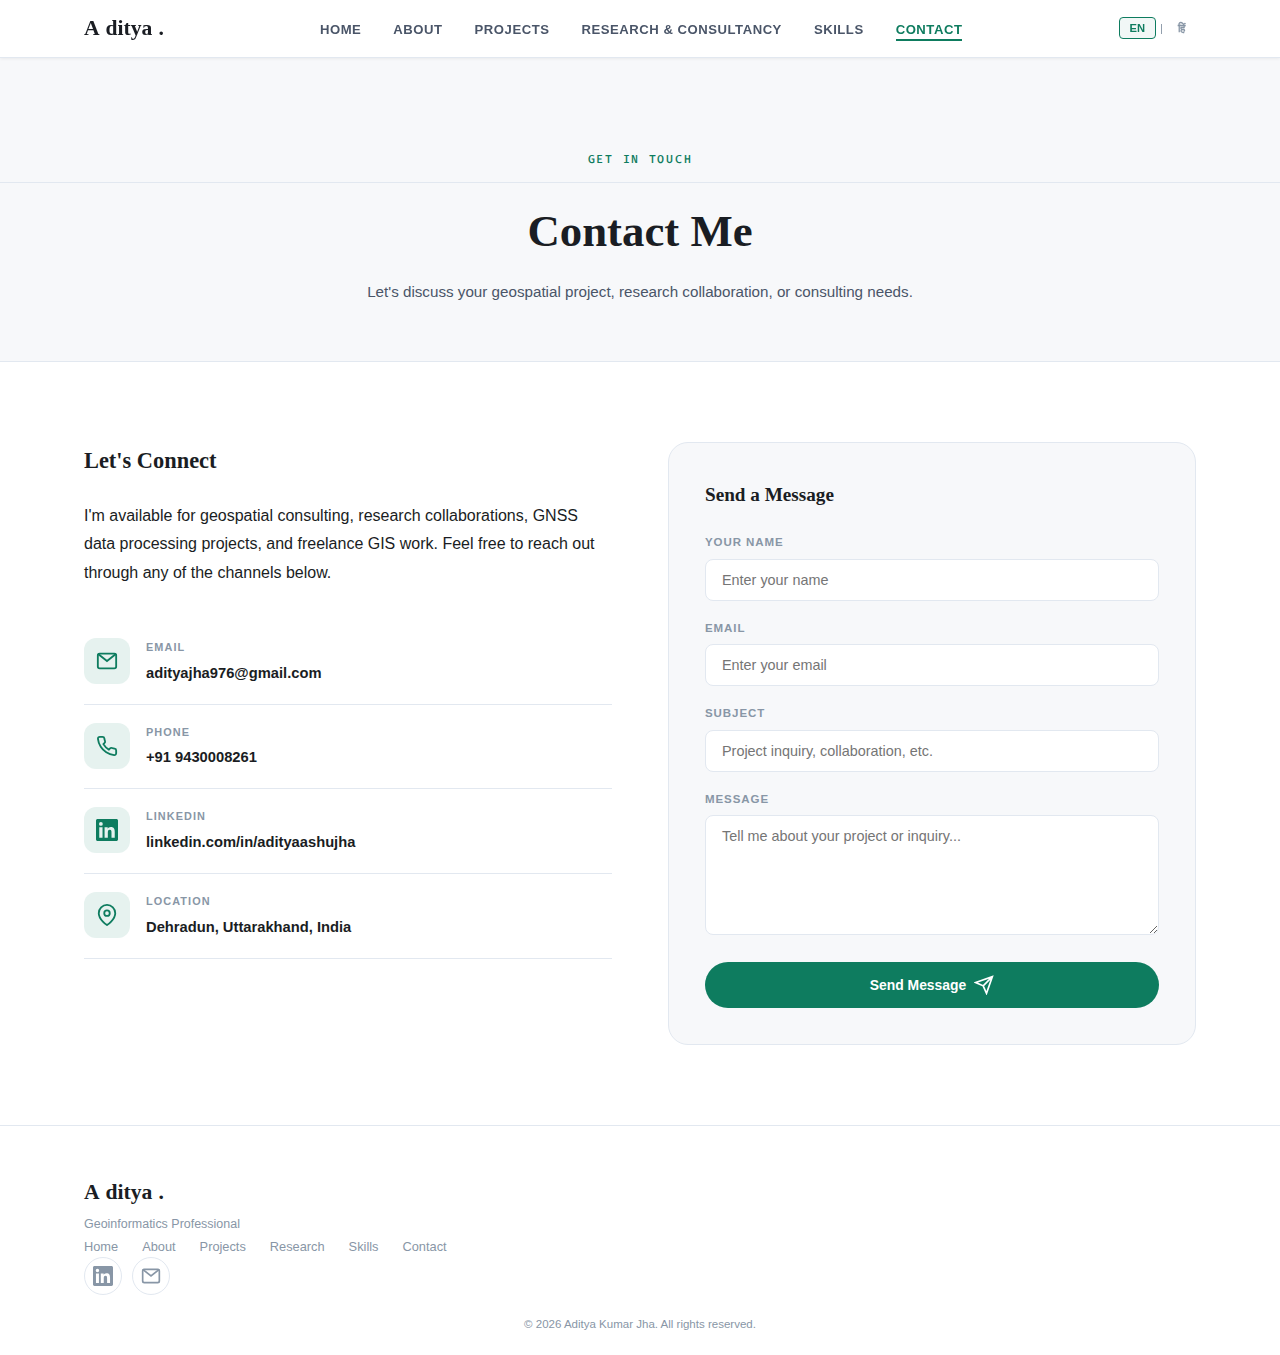
<file: pages/contact.html>
<!DOCTYPE html>
<html lang="en">
<head>
    <meta charset="UTF-8">
    <meta name="viewport" content="width=device-width, initial-scale=1.0">
    <title>Contact | Aditya Kumar Jha</title>
    <link rel="stylesheet" href="../css/style.css">
    <link href="https://fonts.googleapis.com/css2?family=Instrument+Serif&family=Outfit:wght@300;400;500;600;700&family=Fira+Code:wght@400;500&display=swap" rel="stylesheet">
</head>
<body>
    <nav class="navbar scrolled" id="navbar">
        <div class="nav-container">
            <a href="../index.html" class="nav-logo"><span class="logo-mark">A</span>ditya<span class="logo-dot">.</span></a>
            <ul class="nav-links" id="navLinks">
                <li><a href="../index.html">Home</a></li>
                <li><a href="about.html">About</a></li>
                <li><a href="projects.html">Projects</a></li>
                <li><a href="research.html">Research & Consultancy</a></li>
                <li><a href="skills.html">Skills</a></li>
                <li><a href="contact.html" class="active">Contact</a></li>
            </ul>
            <div class="lang-toggle">
                <button class="lang-btn active" data-lang="en">EN</button>
                <span class="lang-sep">|</span>
                <button class="lang-btn" data-lang="hi">हिं</button>
            </div>
            <button class="nav-toggle" id="navToggle" aria-label="Toggle Menu"><span></span><span></span><span></span></button>
        </div>
    </nav>

    <section class="page-hero">
        <span class="section-number" data-en="Get In Touch" data-hi="संपर्क करें">Get In Touch</span>
        <h1 data-en="Contact Me" data-hi="मुझसे संपर्क करें">Contact Me</h1>
        <p data-en="Let's discuss your geospatial project, research collaboration, or consulting needs." data-hi="अपने जियोस्पेशियल प्रोजेक्ट, रिसर्च सहयोग, या कंसल्टिंग जरूरतों पर चर्चा करें।">Let's discuss your geospatial project, research collaboration, or consulting needs.</p>
    </section>

    <section class="page-content">
        <div class="container">
            <div class="contact-grid">

                <!-- Contact Info -->
                <div class="contact-info">
                    <h3 data-en="Let's Connect" data-hi="जुड़ें">Let's Connect</h3>
                    <p style="color: var(--text-secondary); margin-bottom: 32px; line-height: 1.8;" data-en="I'm available for geospatial consulting, research collaborations, GNSS data processing projects, and freelance GIS work. Feel free to reach out through any of the channels below." data-hi="मैं जियोस्पेशियल कंसल्टिंग, रिसर्च सहयोग, GNSS डेटा प्रोसेसिंग प्रोजेक्ट्स, और फ्रीलांस GIS कार्य के लिए उपलब्ध हूँ। नीचे दिए गए किसी भी माध्यम से संपर्क करें।">I'm available for geospatial consulting, research collaborations, GNSS data processing projects, and freelance GIS work. Feel free to reach out through any of the channels below.</p>

                    <div class="contact-item">
                        <div class="contact-icon">
                            <svg width="22" height="22" viewBox="0 0 24 24" fill="none" stroke="currentColor" stroke-width="2"><rect x="2" y="4" width="20" height="16" rx="2"/><path d="M22 4l-10 8L2 4"/></svg>
                        </div>
                        <div>
                            <label>Email</label>
                            <a href="mailto:adityajha976@gmail.com">adityajha976@gmail.com</a>
                        </div>
                    </div>

                    <div class="contact-item">
                        <div class="contact-icon">
                            <svg width="22" height="22" viewBox="0 0 24 24" fill="none" stroke="currentColor" stroke-width="2"><path d="M22 16.92v3a2 2 0 0 1-2.18 2 19.79 19.79 0 0 1-8.63-3.07 19.5 19.5 0 0 1-6-6 19.79 19.79 0 0 1-3.07-8.67A2 2 0 0 1 4.11 2h3a2 2 0 0 1 2 1.72c.127.96.361 1.903.7 2.81a2 2 0 0 1-.45 2.11L8.09 9.91a16 16 0 0 0 6 6l1.27-1.27a2 2 0 0 1 2.11-.45c.907.339 1.85.573 2.81.7A2 2 0 0 1 22 16.92z"/></svg>
                        </div>
                        <div>
                            <label data-en="Phone" data-hi="फोन">Phone</label>
                            <a href="tel:+919430008261">+91 9430008261</a>
                        </div>
                    </div>

                    <div class="contact-item">
                        <div class="contact-icon">
                            <svg width="22" height="22" viewBox="0 0 24 24" fill="currentColor"><path d="M20.447 20.452h-3.554v-5.569c0-1.328-.027-3.037-1.852-3.037-1.853 0-2.136 1.445-2.136 2.939v5.667H9.351V9h3.414v1.561h.046c.477-.9 1.637-1.85 3.37-1.85 3.601 0 4.267 2.37 4.267 5.455v6.286zM5.337 7.433a2.062 2.062 0 0 1-2.063-2.065 2.064 2.064 0 1 1 2.063 2.065zm1.782 13.019H3.555V9h3.564v11.452zM22.225 0H1.771C.792 0 0 .774 0 1.729v20.542C0 23.227.792 24 1.771 24h20.451C23.2 24 24 23.227 24 22.271V1.729C24 .774 23.2 0 22.222 0h.003z"/></svg>
                        </div>
                        <div>
                            <label>LinkedIn</label>
                            <a href="https://www.linkedin.com/in/adityaashujha/" target="_blank">linkedin.com/in/adityaashujha</a>
                        </div>
                    </div>

                    <div class="contact-item">
                        <div class="contact-icon">
                            <svg width="22" height="22" viewBox="0 0 24 24" fill="none" stroke="currentColor" stroke-width="2"><path d="M21 10c0 7-9 13-9 13s-9-6-9-13a9 9 0 0 1 18 0z"/><circle cx="12" cy="10" r="3"/></svg>
                        </div>
                        <div>
                            <label data-en="Location" data-hi="स्थान">Location</label>
                            <span>Dehradun, Uttarakhand, India</span>
                        </div>
                    </div>
                </div>

                <!-- Contact Form -->
                <div class="contact-form-section">
                    <form class="contact-form" action="https://formspree.io/f/mqederqb" method="POST">
                        <h3 data-en="Send a Message" data-hi="संदेश भेजें">Send a Message</h3>
                        
                        <div class="form-group">
                            <label data-en="Your Name" data-hi="आपका नाम">Your Name</label>
                            <input type="text" name="name" placeholder="Enter your name" data-en="Enter your name" data-hi="अपना नाम दर्ज करें" required>
                        </div>
                        
                        <div class="form-group">
                            <label data-en="Email" data-hi="ईमेल">Email</label>
                            <input type="email" name="email" placeholder="Enter your email" data-en="Enter your email" data-hi="अपना ईमेल दर्ज करें" required>
                        </div>
                        
                        <div class="form-group">
                            <label data-en="Subject" data-hi="विषय">Subject</label>
                            <input type="text" name="subject" placeholder="Project inquiry, collaboration, etc." data-en="Project inquiry, collaboration, etc." data-hi="प्रोजेक्ट पूछताछ, सहयोग, आदि">
                        </div>
                        
                        <div class="form-group">
                            <label data-en="Message" data-hi="संदेश">Message</label>
                            <textarea name="message" placeholder="Tell me about your project or inquiry..." data-en="Tell me about your project or inquiry..." data-hi="अपने प्रोजेक्ट या पूछताछ के बारे में बताएं..." required></textarea>
                        </div>
                        
                        <button type="submit" class="btn btn-primary" style="width:100%; justify-content:center;">
                            <span data-en="Send Message" data-hi="संदेश भेजें">Send Message</span>
                            <svg width="20" height="20" viewBox="0 0 24 24" fill="none" stroke="currentColor" stroke-width="2"><path d="M22 2L11 13M22 2l-7 20-4-9-9-4 20-7z"/></svg>
                        </button>
                    </form>
                </div>

            </div>
        </div>
    </section>

    <footer class="footer">
        <div class="container">
            <div class="footer-grid">
                <div class="footer-brand"><span class="nav-logo"><span class="logo-mark">A</span>ditya<span class="logo-dot">.</span></span><p>Geoinformatics Professional</p></div>
                <div class="footer-links"><a href="../index.html">Home</a><a href="about.html">About</a><a href="projects.html">Projects</a><a href="research.html">Research</a><a href="skills.html">Skills</a><a href="contact.html">Contact</a></div>
                <div class="footer-social">
                    <a href="https://www.linkedin.com/in/adityaashujha/" target="_blank" aria-label="LinkedIn"><svg width="20" height="20" viewBox="0 0 24 24" fill="currentColor"><path d="M20.447 20.452h-3.554v-5.569c0-1.328-.027-3.037-1.852-3.037-1.853 0-2.136 1.445-2.136 2.939v5.667H9.351V9h3.414v1.561h.046c.477-.9 1.637-1.85 3.37-1.85 3.601 0 4.267 2.37 4.267 5.455v6.286zM5.337 7.433a2.062 2.062 0 0 1-2.063-2.065 2.064 2.064 0 1 1 2.063 2.065zm1.782 13.019H3.555V9h3.564v11.452zM22.225 0H1.771C.792 0 0 .774 0 1.729v20.542C0 23.227.792 24 1.771 24h20.451C23.2 24 24 23.227 24 22.271V1.729C24 .774 23.2 0 22.222 0h.003z"/></svg></a>
                    <a href="mailto:adityajha976@gmail.com" aria-label="Email"><svg width="20" height="20" viewBox="0 0 24 24" fill="none" stroke="currentColor" stroke-width="2"><rect x="2" y="4" width="20" height="16" rx="2"/><path d="M22 4l-10 8L2 4"/></svg></a>
                </div>
            </div>
            <div class="footer-bottom"><p>© 2026 Aditya Kumar Jha. All rights reserved.</p></div>
        </div>
    </footer>
    <script src="../js/main.js"></script>
</body>
</html>
</file>
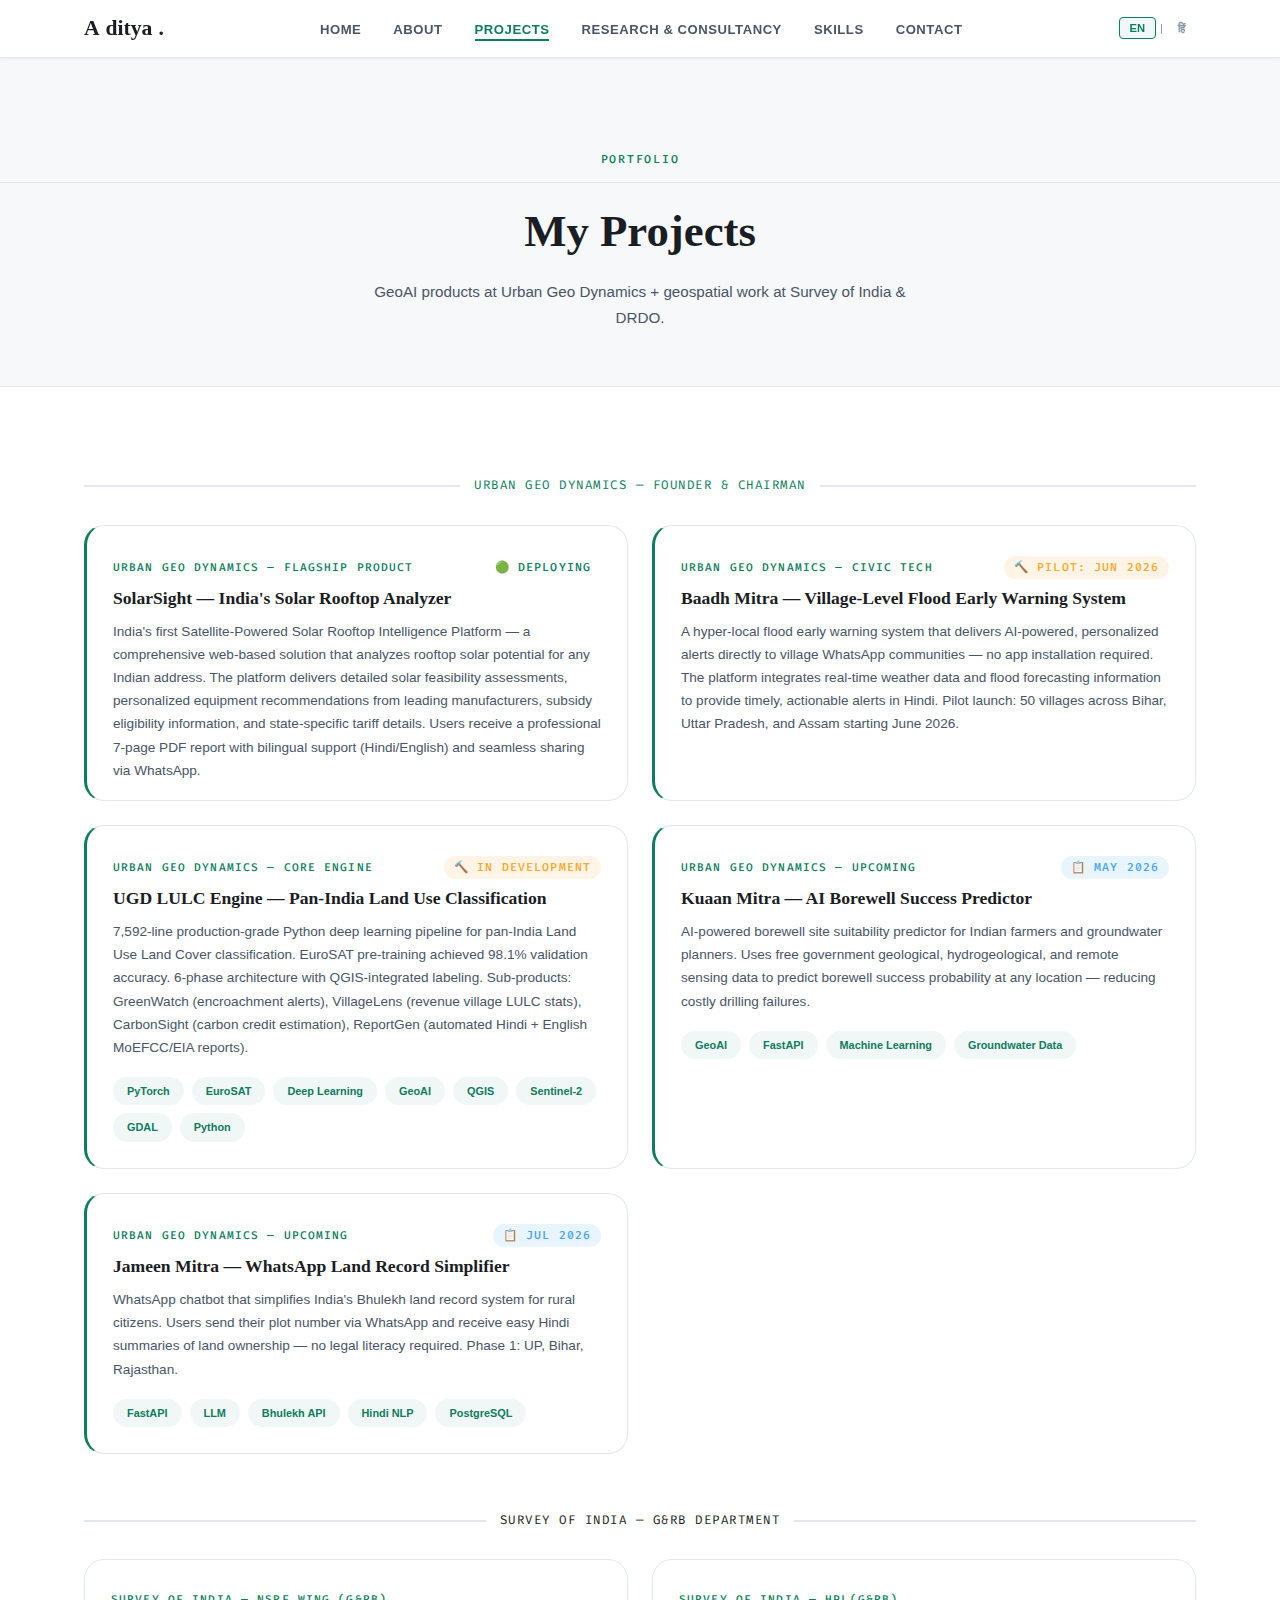
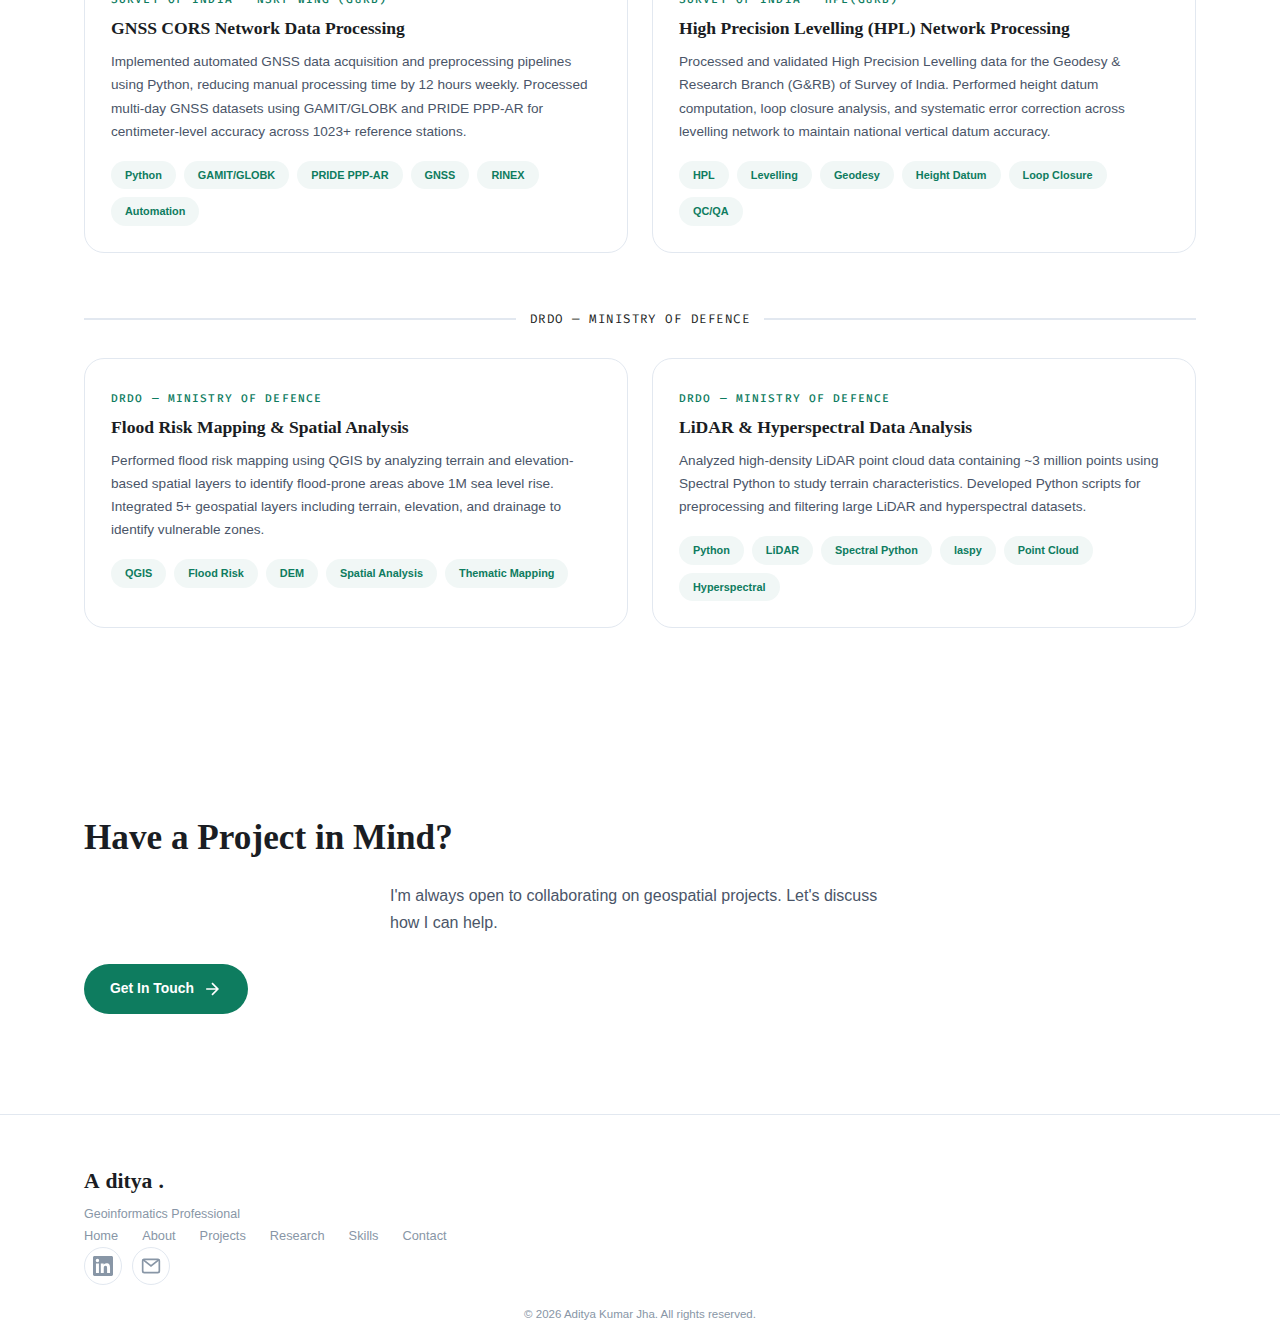
<file: pages/projects.html>
<!DOCTYPE html>
<html lang="en">
<head>
    <meta charset="UTF-8">
    <meta name="viewport" content="width=device-width, initial-scale=1.0">
    <title>Projects | Aditya Kumar Jha</title>
    <link rel="stylesheet" href="../css/style.css">
    <link href="https://fonts.googleapis.com/css2?family=Instrument+Serif&family=Outfit:wght@300;400;500;600;700&family=Fira+Code:wght@400;500&display=swap" rel="stylesheet">
</head>
<body>
    <nav class="navbar scrolled" id="navbar">
        <div class="nav-container">
            <a href="../index.html" class="nav-logo"><span class="logo-mark">A</span>ditya<span class="logo-dot">.</span></a>
            <ul class="nav-links" id="navLinks">
                <li><a href="../index.html">Home</a></li>
                <li><a href="about.html">About</a></li>
                <li><a href="projects.html" class="active">Projects</a></li>
                <li><a href="research.html">Research & Consultancy</a></li>
                <li><a href="skills.html">Skills</a></li>
                <li><a href="contact.html">Contact</a></li>
            </ul>
            <div class="lang-toggle">
                <button class="lang-btn active" data-lang="en">EN</button>
                <span class="lang-sep">|</span>
                <button class="lang-btn" data-lang="hi">हिं</button>
            </div>
            <button class="nav-toggle" id="navToggle" aria-label="Toggle Menu"><span></span><span></span><span></span></button>
        </div>
    </nav>

    <section class="page-hero">
        <span class="section-number" data-en="Portfolio" data-hi="पोर्टफोलियो">Portfolio</span>
        <h1 data-en="My Projects" data-hi="मेरे प्रोजेक्ट्स">My Projects</h1>
        <p data-en="GeoAI products at Urban Geo Dynamics + geospatial work at Survey of India & DRDO." data-hi="Urban Geo Dynamics पर GeoAI प्रोडक्ट्स + Survey of India और DRDO में जियोस्पेशियल कार्य।">GeoAI products at Urban Geo Dynamics + geospatial work at Survey of India &amp; DRDO.</p>
    </section>

    <section class="page-content">
        <div class="container">
            <!-- ═══ SECTION: URBAN GEO DYNAMICS ═══ -->
            <div class="section-label-block" style="margin-bottom:28px; margin-top:8px;">
                <div style="display:flex; align-items:center; gap:14px;">
                    <div style="height:2px; flex:1; background:var(--border);"></div>
                    <span style="font-family:'Fira Code',monospace; font-size:0.78rem; color:var(--accent); letter-spacing:0.12em; white-space:nowrap; text-transform:uppercase;">Urban Geo Dynamics — Founder &amp; Chairman</span>
                    <div style="height:2px; flex:1; background:var(--border);"></div>
                </div>
            </div>

            <div class="projects-grid">

                <!-- SolarSight -->
                <div class="project-card" style="border-left: 3px solid var(--accent);">
                    <div class="project-header">
                        <div class="project-org" style="display:flex;justify-content:space-between;align-items:center;">
                            <span>Urban Geo Dynamics — Flagship Product</span>
                            <span style="font-size:0.72rem; background:rgba(var(--accent-rgb),0.12); color:var(--accent); padding:2px 10px; border-radius:20px; font-family:'Fira Code',monospace;">🟢 Deploying</span>
                        </div>
                        <h3 data-en="SolarSight — India's Solar Rooftop Analyzer" data-hi="SolarSight — भारत का सोलर रूफटॉप एनालाइज़र">SolarSight — India's Solar Rooftop Analyzer</h3>
                        <p data-en="India's first Satellite-Powered Solar Rooftop Intelligence Platform; a comprehensive web-based solution that analyzes rooftop solar potential for any Indian address. The platform delivers detailed solar feasibility assessments, personalized equipment recommendations from leading manufacturers, subsidy eligibility information, and state-specific tariff details. Users receive a professional 7-page PDF report with bilingual support (Hindi/English) and seamless sharing via WhatsApp.." data-hi="भारत का पहला सैटेलाइट-संचालित सोलर रूफटॉप इंटेलिजेंस प्लेटफॉर्म — एक व्यापक वेब-आधारित समाधान जो किसी भी भारतीय पते के लिए छत पर सौर ऊर्जा की संभावना का विश्लेषण करता है। यह प्लेटफॉर्म विस्तृत सौर व्यवहार्यता मूल्यांकन, प्रमुख निर्माताओं से व्यक्तिगत उपकरण सिफारिशें, सब्सिडी पात्रता जानकारी और राज्य-विशिष्ट टैरिफ विवरण प्रदान करता है। उपयोगकर्ता एक पेशेवर 7-पृष्ठ पीडीएफ रिपोर्ट प्राप्त करते हैं जिसमें द्विभाषी समर्थन (हिंदी/अंग्रेजी) और व्हाट्सएप के माध्यम से निर्बाध साझाकरण है।">India's first Satellite-Powered Solar Rooftop Intelligence Platform — a comprehensive web-based solution that analyzes rooftop solar potential for any Indian address. The platform delivers detailed solar feasibility assessments, personalized equipment recommendations from leading manufacturers, subsidy eligibility information, and state-specific tariff details. Users receive a professional 7-page PDF report with bilingual support (Hindi/English) and seamless sharing via WhatsApp.</p>
                    </div>
                </div>

                <!-- Baadh Mitra -->
                <div class="project-card" style="border-left: 3px solid var(--accent);">
                    <div class="project-header">
                        <div class="project-org" style="display:flex;justify-content:space-between;align-items:center;">
                            <span>Urban Geo Dynamics — Civic Tech</span>
                            <span style="font-size:0.72rem; background:rgba(255,167,38,0.12); color:#ffa726; padding:2px 10px; border-radius:20px; font-family:'Fira Code',monospace;">🔨 Pilot: Jun 2026</span>
                        </div>
                        <h3 data-en="Baadh Mitra — Village-Level WhatsApp Flood Alerts" data-hi="बाढ़ मित्र — ग्राम-स्तरीय बाढ़ अलर्ट">Baadh Mitra — Village-Level Flood Early Warning System</h3>
                        <p data-en="A hyper-local flood early warning system that delivers AI-powered, personalized alerts directly to village WhatsApp communities — no app installation required. The platform integrates real-time weather data and flood forecasting information to provide timely, actionable alerts in Hindi. Pilot launch: 50 villages across Bihar, Uttar Pradesh, and Assam starting June 2026." data-hi="एक अति-स्थानीय बाढ़ प्रारंभिक चेतावनी प्रणाली जो कृत्रिम बुद्धिमत्ता द्वारा संचालित, व्यक्तिगत सतर्कताएं सीधे गांव के व्हाट्सएप समुदायों को प्रदान करती है — कोई ऐप इंस्टॉलेशन आवश्यक नहीं है। यह प्लेटफॉर्म रीयल-टाइम मौसम डेटा और बाढ़ पूर्वानुमान जानकारी को एकीकृत करके हिंदी में समय पर, कार्यान्वयन योग्य सतर्कताएं प्रदान करता है। पायलट लॉन्च: जून 2026 से बिहार, उत्तर प्रदेश और असम के 50 गांव।">A hyper-local flood early warning system that delivers AI-powered, personalized alerts directly to village WhatsApp communities — no app installation required. The platform integrates real-time weather data and flood forecasting information to provide timely, actionable alerts in Hindi. Pilot launch: 50 villages across Bihar, Uttar Pradesh, and Assam starting June 2026.</p>
                    </div>
                </div>

                <!-- UGD LULC Engine -->
                <div class="project-card" style="border-left: 3px solid var(--accent);">
                    <div class="project-header">
                        <div class="project-org" style="display:flex;justify-content:space-between;align-items:center;">
                            <span>Urban Geo Dynamics — Core Engine</span>
                            <span style="font-size:0.72rem; background:rgba(255,167,38,0.12); color:#ffa726; padding:2px 10px; border-radius:20px; font-family:'Fira Code',monospace;">🔨 In Development</span>
                        </div>
                        <h3 data-en="UGD LULC Engine — Pan-India Land Use Classification" data-hi="UGD LULC इंजन — अखिल भारत भूमि उपयोग वर्गीकरण">UGD LULC Engine — Pan-India Land Use Classification</h3>
                        <p data-en="7,592-line production-grade Python deep learning pipeline for pan-India Land Use Land Cover classification. EuroSAT pre-training achieved 98.1% validation accuracy. 6-phase architecture with full validation and QGIS-integrated labeling workflow. Sub-products: GreenWatch (encroachment alerts), VillageLens (revenue village LULC stats), CarbonSight (carbon credit estimation), ReportGen (automated Hindi+English MoEFCC/EIA reports)." data-hi="पैन-इंडिया LULC के लिए 7,592-लाइन डीप लर्निंग पाइपलाइन। EuroSAT पर 98.1% वैलिडेशन सटीकता। सब-प्रोडक्ट्स: GreenWatch, VillageLens, CarbonSight, ReportGen।">7,592-line production-grade Python deep learning pipeline for pan-India Land Use Land Cover classification. EuroSAT pre-training achieved 98.1% validation accuracy. 6-phase architecture with QGIS-integrated labeling. Sub-products: GreenWatch (encroachment alerts), VillageLens (revenue village LULC stats), CarbonSight (carbon credit estimation), ReportGen (automated Hindi + English MoEFCC/EIA reports).</p>
                    </div>
                    <div class="project-tags">
                        <span class="tag">PyTorch</span><span class="tag">EuroSAT</span><span class="tag">Deep Learning</span><span class="tag">GeoAI</span><span class="tag">QGIS</span><span class="tag">Sentinel-2</span><span class="tag">GDAL</span><span class="tag">Python</span>
                    </div>
                </div>

                <!-- Kuaan Mitra -->
                <div class="project-card" style="border-left: 3px solid var(--accent);">
                    <div class="project-header">
                        <div class="project-org" style="display:flex;justify-content:space-between;align-items:center;">
                            <span>Urban Geo Dynamics — Upcoming</span>
                            <span style="font-size:0.72rem; background:rgba(66,165,245,0.12); color:#42a5f5; padding:2px 10px; border-radius:20px; font-family:'Fira Code',monospace;">📋 May 2026</span>
                        </div>
                        <h3 data-en="Kuaan Mitra — AI Borewell Success Predictor" data-hi="कुआं मित्र — AI बोरवेल सफलता भविष्यवक्ता">Kuaan Mitra — AI Borewell Success Predictor</h3>
                        <p data-en="AI-powered borewell site suitability predictor for Indian farmers and groundwater planners. Uses free government geological, hydrogeological, and remote sensing data to predict borewell success probability at any location — reducing costly drilling failures and water investment risks." data-hi="भारतीय किसानों के लिए AI-संचालित बोरवेल साइट उपयुक्तता भविष्यवक्ता। सरकारी भूवैज्ञानिक और रिमोट सेंसिंग डेटा का उपयोग करके किसी भी स्थान पर बोरवेल सफलता की संभावना का अनुमान।">AI-powered borewell site suitability predictor for Indian farmers and groundwater planners. Uses free government geological, hydrogeological, and remote sensing data to predict borewell success probability at any location — reducing costly drilling failures.</p>
                    </div>
                    <div class="project-tags">
                        <span class="tag">GeoAI</span><span class="tag">FastAPI</span><span class="tag">Machine Learning</span><span class="tag">Groundwater Data</span>
                    </div>
                </div>

                <!-- Jameen Mitra -->
                <div class="project-card" style="border-left: 3px solid var(--accent);">
                    <div class="project-header">
                        <div class="project-org" style="display:flex;justify-content:space-between;align-items:center;">
                            <span>Urban Geo Dynamics — Upcoming</span>
                            <span style="font-size:0.72rem; background:rgba(66,165,245,0.12); color:#42a5f5; padding:2px 10px; border-radius:20px; font-family:'Fira Code',monospace;">📋 Jul 2026</span>
                        </div>
                        <h3 data-en="Jameen Mitra — WhatsApp Land Record Simplifier" data-hi="जमीन मित्र — WhatsApp भूमि रिकॉर्ड सरलीकरण">Jameen Mitra — WhatsApp Land Record Simplifier</h3>
                        <p data-en="WhatsApp chatbot that simplifies India's Bhulekh land record system for rural citizens. Users send their plot number via WhatsApp and receive easy Hindi summaries of land ownership — no legal literacy required. Phase 1 covers UP, Bihar, and Rajasthan." data-hi="WhatsApp चैटबॉट जो भारत के भूलेख भूमि रिकॉर्ड सिस्टम को ग्रामीण नागरिकों के लिए सरल बनाता है। प्लॉट नंबर भेजें और WhatsApp पर हिंदी में भूमि स्वामित्व सारांश पाएं।">WhatsApp chatbot that simplifies India's Bhulekh land record system for rural citizens. Users send their plot number via WhatsApp and receive easy Hindi summaries of land ownership — no legal literacy required. Phase 1: UP, Bihar, Rajasthan.</p>
                    </div>
                    <div class="project-tags">
                        <span class="tag">FastAPI</span><span class="tag">LLM</span><span class="tag">Bhulekh API</span><span class="tag">Hindi NLP</span><span class="tag">PostgreSQL</span>
                    </div>
                </div>

            </div><!-- /UGD projects-grid -->

            <!-- ═══ SECTION: SURVEY OF INDIA ═══ -->
            <div class="section-label-block" style="margin-bottom:28px; margin-top:56px;">
                <div style="display:flex; align-items:center; gap:14px;">
                    <div style="height:2px; flex:1; background:var(--border);"></div>
                    <span style="font-family:'Fira Code',monospace; font-size:0.78rem; color:var(--text-muted); letter-spacing:0.12em; white-space:nowrap; text-transform:uppercase;">Survey of India — G&amp;RB Department</span>
                    <div style="height:2px; flex:1; background:var(--border);"></div>
                </div>
            </div>

            <div class="projects-grid">
                <div class="project-card">
                    <div class="project-header">
                        <div class="project-org">Survey of India — NSRF Wing (G&RB) </div>
                        <h3 data-en="GNSS CORS Network Data Processing" data-hi="GNSS CORS नेटवर्क डेटा प्रोसेसिंग">GNSS CORS Network Data Processing</h3>
                        <p data-en="Implemented automated GNSS data acquisition and preprocessing pipelines using Python, reducing manual processing time by 12 hours weekly. Processed multi-day GNSS datasets using GAMIT/GLOBK and PRIDE PPP-AR for centimeter-level accuracy across 1023+ reference stations." data-hi="Python का उपयोग करके GNSS डेटा पाइपलाइन को ऑटोमेट किया। 1023+ स्टेशनों पर सेंटीमीटर-स्तरीय सटीकता के लिए GAMIT/GLOBK और PRIDE PPP-AR का उपयोग किया।">Implemented automated GNSS data acquisition and preprocessing pipelines using Python, reducing manual processing time by 12 hours weekly. Processed multi-day GNSS datasets using GAMIT/GLOBK and PRIDE PPP-AR for centimeter-level accuracy across 1023+ reference stations.</p>
                    </div>
                    <div class="project-tags">
                        <span class="tag">Python</span><span class="tag">GAMIT/GLOBK</span><span class="tag">PRIDE PPP-AR</span><span class="tag">GNSS</span><span class="tag">RINEX</span><span class="tag">Automation</span>
                    </div>
                </div>

                <div class="project-card">
                    <div class="project-header">
                        <div class="project-org">Survey of India — HPL(G&RB) </div>
                        <h3 data-en="High Precision Levelling (HPL) Network Processing" data-hi="उच्च सटीकता लेवलिंग (HPL) नेटवर्क प्रोसेसिंग">High Precision Levelling (HPL) Network Processing</h3>
                         <p data-en="Processed and validated 1,00,780 Ground Control Points (GCP) of High-Precision Levelling data across India for the Geodesy & Research Branch (G&RB) of the Survey of India. Performed height datum computation, loop closure analysis, and systematic error correction across levelling network to maintain national vertical datum accuracy." data-hi="सर्वे ऑफ इंडिया के जियोडेसी एंड रिसर्च ब्रांच (G&RB) के लिए उच्च सटीकता लेवलिंग डेटा प्रोसेस और वैलिडेट किया। राष्ट्रीय वर्टिकल डेटम सटीकता बनाए रखने के लिए हाइट डेटम कंप्यूटेशन, लूप क्लोज़र एनालिसिस और व्यवस्थित त्रुटि सुधार किया।">Processed and validated High Precision Levelling data for the Geodesy & Research Branch (G&RB) of Survey of India. Performed height datum computation, loop closure analysis, and systematic error correction across levelling network to maintain national vertical datum accuracy.</p>
                    </div>
                    <div class="project-tags">
                        <span class="tag">HPL</span><span class="tag">Levelling</span><span class="tag">Geodesy</span><span class="tag">Height Datum</span><span class="tag">Loop Closure</span><span class="tag">QC/QA</span>
                    </div>
                </div>

            </div><!-- /SOI projects-grid -->

            <!-- ═══ SECTION: DRDO ═══ -->
            <div class="section-label-block" style="margin-bottom:28px; margin-top:56px;">
                <div style="display:flex; align-items:center; gap:14px;">
                    <div style="height:2px; flex:1; background:var(--border);"></div>
                    <span style="font-family:'Fira Code',monospace; font-size:0.78rem; color:var(--text-muted); letter-spacing:0.12em; white-space:nowrap; text-transform:uppercase;">DRDO — Ministry of Defence</span>
                    <div style="height:2px; flex:1; background:var(--border);"></div>
                </div>
            </div>

            <div class="projects-grid">
                <div class="project-card">
                    <div class="project-header">
                        <div class="project-org">DRDO — Ministry of Defence</div>
                        <h3 data-en="Flood Risk Mapping & Spatial Analysis" data-hi="बाढ़ जोखिम मैपिंग और स्पेशियल एनालिसिस">Flood Risk Mapping & Spatial Analysis</h3>
                        <p data-en="Performed flood risk mapping using QGIS by analyzing terrain and elevation-based spatial layers to identify flood-prone areas above 1M sea level rise. Integrated 5+ geospatial layers including terrain, elevation, and drainage to identify vulnerable zones." data-hi="QGIS का उपयोग करके बाढ़ जोखिम मैपिंग की। 5+ जियोस्पेशियल लेयर्स इंटीग्रेट कर कमजोर क्षेत्रों की पहचान की।">Performed flood risk mapping using QGIS by analyzing terrain and elevation-based spatial layers to identify flood-prone areas above 1M sea level rise. Integrated 5+ geospatial layers including terrain, elevation, and drainage to identify vulnerable zones.</p>
                    </div>
                    <div class="project-tags">
                        <span class="tag">QGIS</span><span class="tag">Flood Risk</span><span class="tag">DEM</span><span class="tag">Spatial Analysis</span><span class="tag">Thematic Mapping</span>
                    </div>
                </div>

                <div class="project-card">
                    <div class="project-header">
                        <div class="project-org">DRDO — Ministry of Defence</div>
                        <h3 data-en="LiDAR & Hyperspectral Data Analysis" data-hi="LiDAR और हाइपरस्पेक्ट्रल डेटा एनालिसिस">LiDAR & Hyperspectral Data Analysis</h3>
                        <p data-en="Analyzed high-density LiDAR point cloud data containing ~3 million points using Spectral Python to study terrain characteristics. Developed Python scripts for preprocessing and filtering large LiDAR and hyperspectral datasets." data-hi="~30 लाख पॉइंट्स वाले LiDAR पॉइंट क्लाउड डेटा का Spectral Python से विश्लेषण। LiDAR और हाइपरस्पेक्ट्रल डेटा के लिए पायथन स्क्रिप्ट विकसित किए।">Analyzed high-density LiDAR point cloud data containing ~3 million points using Spectral Python to study terrain characteristics. Developed Python scripts for preprocessing and filtering large LiDAR and hyperspectral datasets.</p>
                    </div>
                    <div class="project-tags">
                        <span class="tag">Python</span><span class="tag">LiDAR</span><span class="tag">Spectral Python</span><span class="tag">laspy</span><span class="tag">Point Cloud</span><span class="tag">Hyperspectral</span>
                    </div>
                </div>
            </div><!-- /DRDO projects-grid -->

        </div>
    </section>

    <section class="cta-section">
        <div class="container">
            <div class="cta-content">
                <h2 data-en="Have a Project in Mind?" data-hi="कोई प्रोजेक्ट है दिमाग में?">Have a Project in Mind?</h2>
                <p data-en="I'm always open to collaborating on geospatial projects. Let's discuss how I can help." data-hi="मैं हमेशा जियोस्पेशियल प्रोजेक्ट्स पर सहयोग के लिए तैयार हूँ।">I'm always open to collaborating on geospatial projects. Let's discuss how I can help.</p>
                <a href="contact.html" class="btn btn-primary"><span data-en="Get In Touch" data-hi="संपर्क करें">Get In Touch</span><svg width="20" height="20" viewBox="0 0 24 24" fill="none" stroke="currentColor" stroke-width="2"><path d="M5 12h14M12 5l7 7-7 7"/></svg></a>
            </div>
        </div>
    </section>

    <footer class="footer">
        <div class="container">
            <div class="footer-grid">
                <div class="footer-brand"><span class="nav-logo"><span class="logo-mark">A</span>ditya<span class="logo-dot">.</span></span><p>Geoinformatics Professional</p></div>
                <div class="footer-links"><a href="../index.html">Home</a><a href="about.html">About</a><a href="projects.html">Projects</a><a href="research.html">Research</a><a href="skills.html">Skills</a><a href="contact.html">Contact</a></div>
                <div class="footer-social">
                    <a href="https://www.linkedin.com/in/adityaashujha/" target="_blank" aria-label="LinkedIn"><svg width="20" height="20" viewBox="0 0 24 24" fill="currentColor"><path d="M20.447 20.452h-3.554v-5.569c0-1.328-.027-3.037-1.852-3.037-1.853 0-2.136 1.445-2.136 2.939v5.667H9.351V9h3.414v1.561h.046c.477-.9 1.637-1.85 3.37-1.85 3.601 0 4.267 2.37 4.267 5.455v6.286zM5.337 7.433a2.062 2.062 0 0 1-2.063-2.065 2.064 2.064 0 1 1 2.063 2.065zm1.782 13.019H3.555V9h3.564v11.452zM22.225 0H1.771C.792 0 0 .774 0 1.729v20.542C0 23.227.792 24 1.771 24h20.451C23.2 24 24 23.227 24 22.271V1.729C24 .774 23.2 0 22.222 0h.003z"/></svg></a>
                    <a href="mailto:adityajha976@gmail.com" aria-label="Email"><svg width="20" height="20" viewBox="0 0 24 24" fill="none" stroke="currentColor" stroke-width="2"><rect x="2" y="4" width="20" height="16" rx="2"/><path d="M22 4l-10 8L2 4"/></svg></a>
                </div>
            </div>
            <div class="footer-bottom"><p>© 2026 Aditya Kumar Jha. All rights reserved.</p></div>
        </div>
    </footer>
    <script src="../js/main.js"></script>
</body>
</html>
</file>
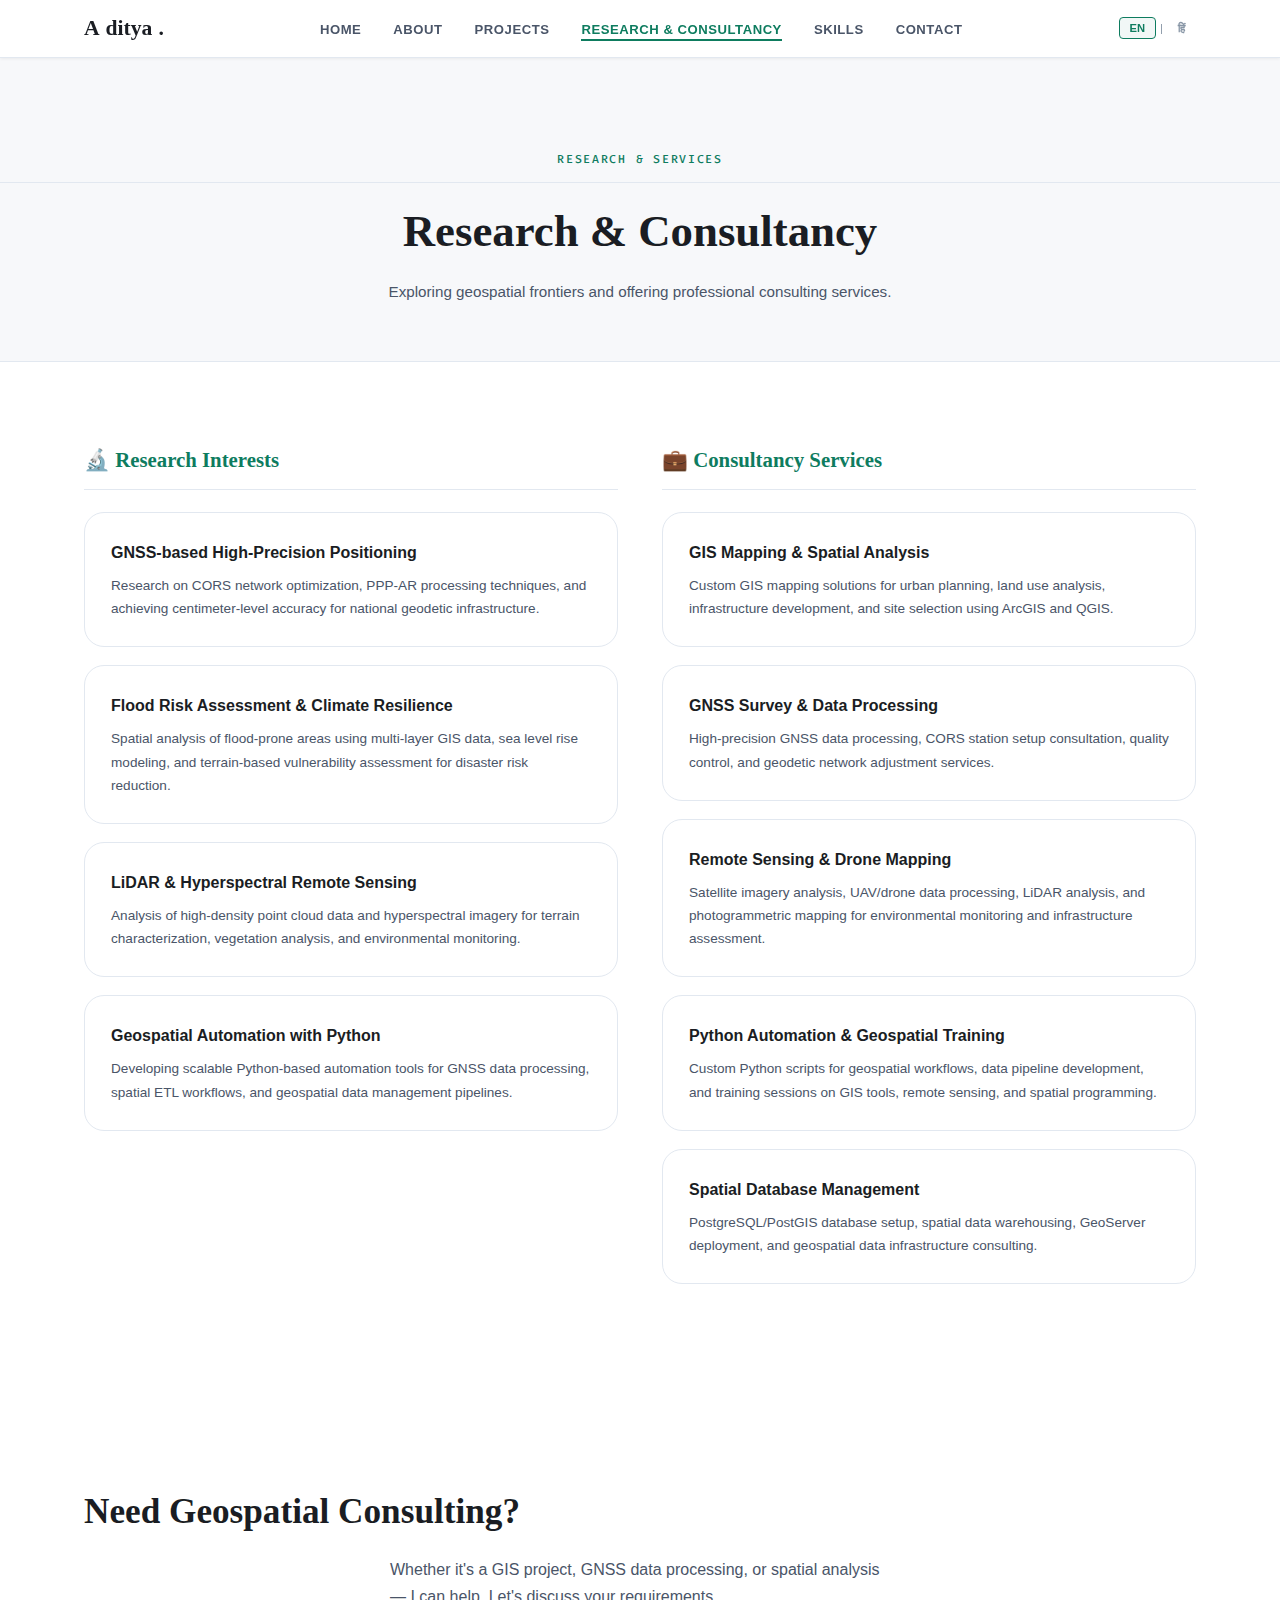
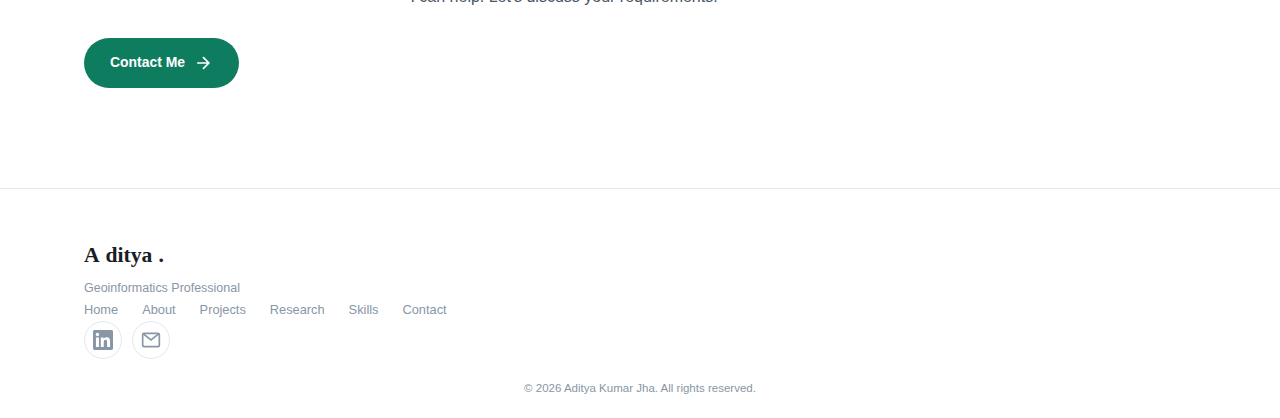
<file: pages/research.html>
<!DOCTYPE html>
<html lang="en">
<head>
    <meta charset="UTF-8">
    <meta name="viewport" content="width=device-width, initial-scale=1.0">
    <title>Research & Consultancy | Aditya Kumar Jha</title>
    <link rel="stylesheet" href="../css/style.css">
    <link href="https://fonts.googleapis.com/css2?family=Instrument+Serif&family=Outfit:wght@300;400;500;600;700&family=Fira+Code:wght@400;500&display=swap" rel="stylesheet">
</head>
<body>
    <nav class="navbar scrolled" id="navbar">
        <div class="nav-container">
            <a href="../index.html" class="nav-logo"><span class="logo-mark">A</span>ditya<span class="logo-dot">.</span></a>
            <ul class="nav-links" id="navLinks">
                <li><a href="../index.html">Home</a></li>
                <li><a href="about.html">About</a></li>
                <li><a href="projects.html">Projects</a></li>
                <li><a href="research.html" class="active">Research & Consultancy</a></li>
                <li><a href="skills.html">Skills</a></li>
                <li><a href="contact.html">Contact</a></li>
            </ul>
            <div class="lang-toggle">
                <button class="lang-btn active" data-lang="en">EN</button>
                <span class="lang-sep">|</span>
                <button class="lang-btn" data-lang="hi">हिं</button>
            </div>
            <button class="nav-toggle" id="navToggle" aria-label="Toggle Menu"><span></span><span></span><span></span></button>
        </div>
    </nav>

    <section class="page-hero">
        <span class="section-number" data-en="Research & Services" data-hi="अनुसंधान और सेवाएँ">Research & Services</span>
        <h1 data-en="Research & Consultancy" data-hi="अनुसंधान और परामर्श">Research & Consultancy</h1>
        <p data-en="Exploring geospatial frontiers and offering professional consulting services." data-hi="जियोस्पेशियल सीमाओं की खोज और पेशेवर परामर्श सेवाएँ प्रदान करना।">Exploring geospatial frontiers and offering professional consulting services.</p>
    </section>

    <section class="page-content">
        <div class="container">
            <div class="research-grid">

                <!-- Research Areas -->
                <div class="research-section">
                    <h3 data-en="🔬 Research Interests" data-hi="🔬 अनुसंधान रुचियाँ">🔬 Research Interests</h3>

                    <div class="research-item">
                        <h4 data-en="GNSS-based High-Precision Positioning" data-hi="GNSS-आधारित उच्च-सटीक पोजिशनिंग">GNSS-based High-Precision Positioning</h4>
                        <p data-en="Research on CORS network optimization, PPP-AR processing techniques, and achieving centimeter-level accuracy for national geodetic infrastructure." data-hi="CORS नेटवर्क ऑप्टिमाइजेशन, PPP-AR प्रोसेसिंग तकनीकों और राष्ट्रीय जियोडेटिक इन्फ्रास्ट्रक्चर के लिए सेंटीमीटर-स्तरीय सटीकता प्राप्त करने पर अनुसंधान।">Research on CORS network optimization, PPP-AR processing techniques, and achieving centimeter-level accuracy for national geodetic infrastructure.</p>
                    </div>

                    <div class="research-item">
                        <h4 data-en="Flood Risk Assessment & Climate Resilience" data-hi="बाढ़ जोखिम मूल्यांकन और जलवायु लचीलापन">Flood Risk Assessment & Climate Resilience</h4>
                        <p data-en="Spatial analysis of flood-prone areas using multi-layer GIS data, sea level rise modeling, and terrain-based vulnerability assessment for disaster risk reduction." data-hi="बाढ़-प्रवण क्षेत्रों का बहु-स्तरीय GIS डेटा, समुद्र स्तर वृद्धि मॉडलिंग, और भूभाग-आधारित भेद्यता मूल्यांकन का उपयोग करके स्पेशियल एनालिसिस।">Spatial analysis of flood-prone areas using multi-layer GIS data, sea level rise modeling, and terrain-based vulnerability assessment for disaster risk reduction.</p>
                    </div>

                    <div class="research-item">
                        <h4 data-en="LiDAR & Hyperspectral Remote Sensing" data-hi="LiDAR और हाइपरस्पेक्ट्रल रिमोट सेंसिंग">LiDAR & Hyperspectral Remote Sensing</h4>
                        <p data-en="Analysis of high-density point cloud data and hyperspectral imagery for terrain characterization, vegetation analysis, and environmental monitoring." data-hi="भूभाग लक्षण वर्णन, वनस्पति विश्लेषण, और पर्यावरण निगरानी के लिए उच्च-घनत्व पॉइंट क्लाउड डेटा और हाइपरस्पेक्ट्रल इमेजरी का विश्लेषण।">Analysis of high-density point cloud data and hyperspectral imagery for terrain characterization, vegetation analysis, and environmental monitoring.</p>
                    </div>

                    <div class="research-item">
                        <h4 data-en="Geospatial Automation with Python" data-hi="पायथन के साथ जियोस्पेशियल ऑटोमेशन">Geospatial Automation with Python</h4>
                        <p data-en="Developing scalable Python-based automation tools for GNSS data processing, spatial ETL workflows, and geospatial data management pipelines." data-hi="GNSS डेटा प्रोसेसिंग, स्पेशियल ETL वर्कफ़्लो, और जियोस्पेशियल डेटा मैनेजमेंट पाइपलाइन के लिए स्केलेबल पायथन-आधारित ऑटोमेशन टूल विकसित करना।">Developing scalable Python-based automation tools for GNSS data processing, spatial ETL workflows, and geospatial data management pipelines.</p>
                    </div>
                </div>

                <!-- Consultancy Services -->
                <div class="research-section">
                    <h3 data-en="💼 Consultancy Services" data-hi="💼 परामर्श सेवाएँ">💼 Consultancy Services</h3>

                    <div class="research-item">
                        <h4 data-en="GIS Mapping & Spatial Analysis" data-hi="GIS मैपिंग और स्पेशियल एनालिसिस">GIS Mapping & Spatial Analysis</h4>
                        <p data-en="Custom GIS mapping solutions for urban planning, land use analysis, infrastructure development, and site selection using ArcGIS and QGIS." data-hi="ArcGIS और QGIS का उपयोग करके शहरी नियोजन, भूमि उपयोग विश्लेषण, और इन्फ्रास्ट्रक्चर विकास के लिए कस्टम GIS मैपिंग समाधान।">Custom GIS mapping solutions for urban planning, land use analysis, infrastructure development, and site selection using ArcGIS and QGIS.</p>
                    </div>

                    <div class="research-item">
                        <h4 data-en="GNSS Survey & Data Processing" data-hi="GNSS सर्वे और डेटा प्रोसेसिंग">GNSS Survey & Data Processing</h4>
                        <p data-en="High-precision GNSS data processing, CORS station setup consultation, quality control, and geodetic network adjustment services." data-hi="उच्च-सटीक GNSS डेटा प्रोसेसिंग, CORS स्टेशन सेटअप परामर्श, क्वालिटी कंट्रोल, और जियोडेटिक नेटवर्क एडजस्टमेंट सेवाएँ।">High-precision GNSS data processing, CORS station setup consultation, quality control, and geodetic network adjustment services.</p>
                    </div>

                    <div class="research-item">
                        <h4 data-en="Remote Sensing & Drone Mapping" data-hi="रिमोट सेंसिंग और ड्रोन मैपिंग">Remote Sensing & Drone Mapping</h4>
                        <p data-en="Satellite imagery analysis, UAV/drone data processing, LiDAR analysis, and photogrammetric mapping for environmental monitoring and infrastructure assessment." data-hi="सैटेलाइट इमेजरी विश्लेषण, UAV/ड्रोन डेटा प्रोसेसिंग, LiDAR विश्लेषण, और फोटोग्रामेट्रिक मैपिंग।">Satellite imagery analysis, UAV/drone data processing, LiDAR analysis, and photogrammetric mapping for environmental monitoring and infrastructure assessment.</p>
                    </div>

                    <div class="research-item">
                        <h4 data-en="Python Automation & Geospatial Training" data-hi="पायथन ऑटोमेशन और जियोस्पेशियल ट्रेनिंग">Python Automation & Geospatial Training</h4>
                        <p data-en="Custom Python scripts for geospatial workflows, data pipeline development, and training sessions on GIS tools, remote sensing, and spatial programming." data-hi="जियोस्पेशियल वर्कफ़्लो के लिए कस्टम पायथन स्क्रिप्ट, डेटा पाइपलाइन विकास, और GIS टूल्स, रिमोट सेंसिंग पर ट्रेनिंग सत्र।">Custom Python scripts for geospatial workflows, data pipeline development, and training sessions on GIS tools, remote sensing, and spatial programming.</p>
                    </div>

                    <div class="research-item">
                        <h4 data-en="Spatial Database Management" data-hi="स्पेशियल डेटाबेस मैनेजमेंट">Spatial Database Management</h4>
                        <p data-en="PostgreSQL/PostGIS database setup, spatial data warehousing, GeoServer deployment, and geospatial data infrastructure consulting." data-hi="PostgreSQL/PostGIS डेटाबेस सेटअप, स्पेशियल डेटा वेयरहाउसिंग, GeoServer डिप्लॉयमेंट, और जियोस्पेशियल डेटा इन्फ्रास्ट्रक्चर परामर्श।">PostgreSQL/PostGIS database setup, spatial data warehousing, GeoServer deployment, and geospatial data infrastructure consulting.</p>
                    </div>
                </div>

            </div>
        </div>
    </section>

    <section class="cta-section">
        <div class="container">
            <div class="cta-content">
                <h2 data-en="Need Geospatial Consulting?" data-hi="जियोस्पेशियल परामर्श चाहिए?">Need Geospatial Consulting?</h2>
                <p data-en="Whether it's a GIS project, GNSS data processing, or spatial analysis — I can help. Let's discuss your requirements." data-hi="चाहे GIS प्रोजेक्ट हो, GNSS डेटा प्रोसेसिंग हो, या स्पेशियल एनालिसिस — मैं मदद कर सकता हूँ।">Whether it's a GIS project, GNSS data processing, or spatial analysis — I can help. Let's discuss your requirements.</p>
                <a href="contact.html" class="btn btn-primary"><span data-en="Contact Me" data-hi="मुझसे संपर्क करें">Contact Me</span>
                    <svg width="20" height="20" viewBox="0 0 24 24" fill="none" stroke="currentColor" stroke-width="2"><path d="M5 12h14M12 5l7 7-7 7"/></svg>
                </a>
            </div>
        </div>
    </section>

    <footer class="footer">
        <div class="container">
            <div class="footer-grid">
                <div class="footer-brand"><span class="nav-logo"><span class="logo-mark">A</span>ditya<span class="logo-dot">.</span></span><p>Geoinformatics Professional</p></div>
                <div class="footer-links"><a href="../index.html">Home</a><a href="about.html">About</a><a href="projects.html">Projects</a><a href="research.html">Research</a><a href="skills.html">Skills</a><a href="contact.html">Contact</a></div>
                <div class="footer-social">
                    <a href="https://www.linkedin.com/in/adityaashujha/" target="_blank" aria-label="LinkedIn"><svg width="20" height="20" viewBox="0 0 24 24" fill="currentColor"><path d="M20.447 20.452h-3.554v-5.569c0-1.328-.027-3.037-1.852-3.037-1.853 0-2.136 1.445-2.136 2.939v5.667H9.351V9h3.414v1.561h.046c.477-.9 1.637-1.85 3.37-1.85 3.601 0 4.267 2.37 4.267 5.455v6.286zM5.337 7.433a2.062 2.062 0 0 1-2.063-2.065 2.064 2.064 0 1 1 2.063 2.065zm1.782 13.019H3.555V9h3.564v11.452zM22.225 0H1.771C.792 0 0 .774 0 1.729v20.542C0 23.227.792 24 1.771 24h20.451C23.2 24 24 23.227 24 22.271V1.729C24 .774 23.2 0 22.222 0h.003z"/></svg></a>
                    <a href="mailto:adityajha976@gmail.com" aria-label="Email"><svg width="20" height="20" viewBox="0 0 24 24" fill="none" stroke="currentColor" stroke-width="2"><rect x="2" y="4" width="20" height="16" rx="2"/><path d="M22 4l-10 8L2 4"/></svg></a>
                </div>
            </div>
            <div class="footer-bottom"><p>© 2026 Aditya Kumar Jha. All rights reserved.</p></div>
        </div>
    </footer>
    <script src="../js/main.js"></script>
</body>
</html>
</file>
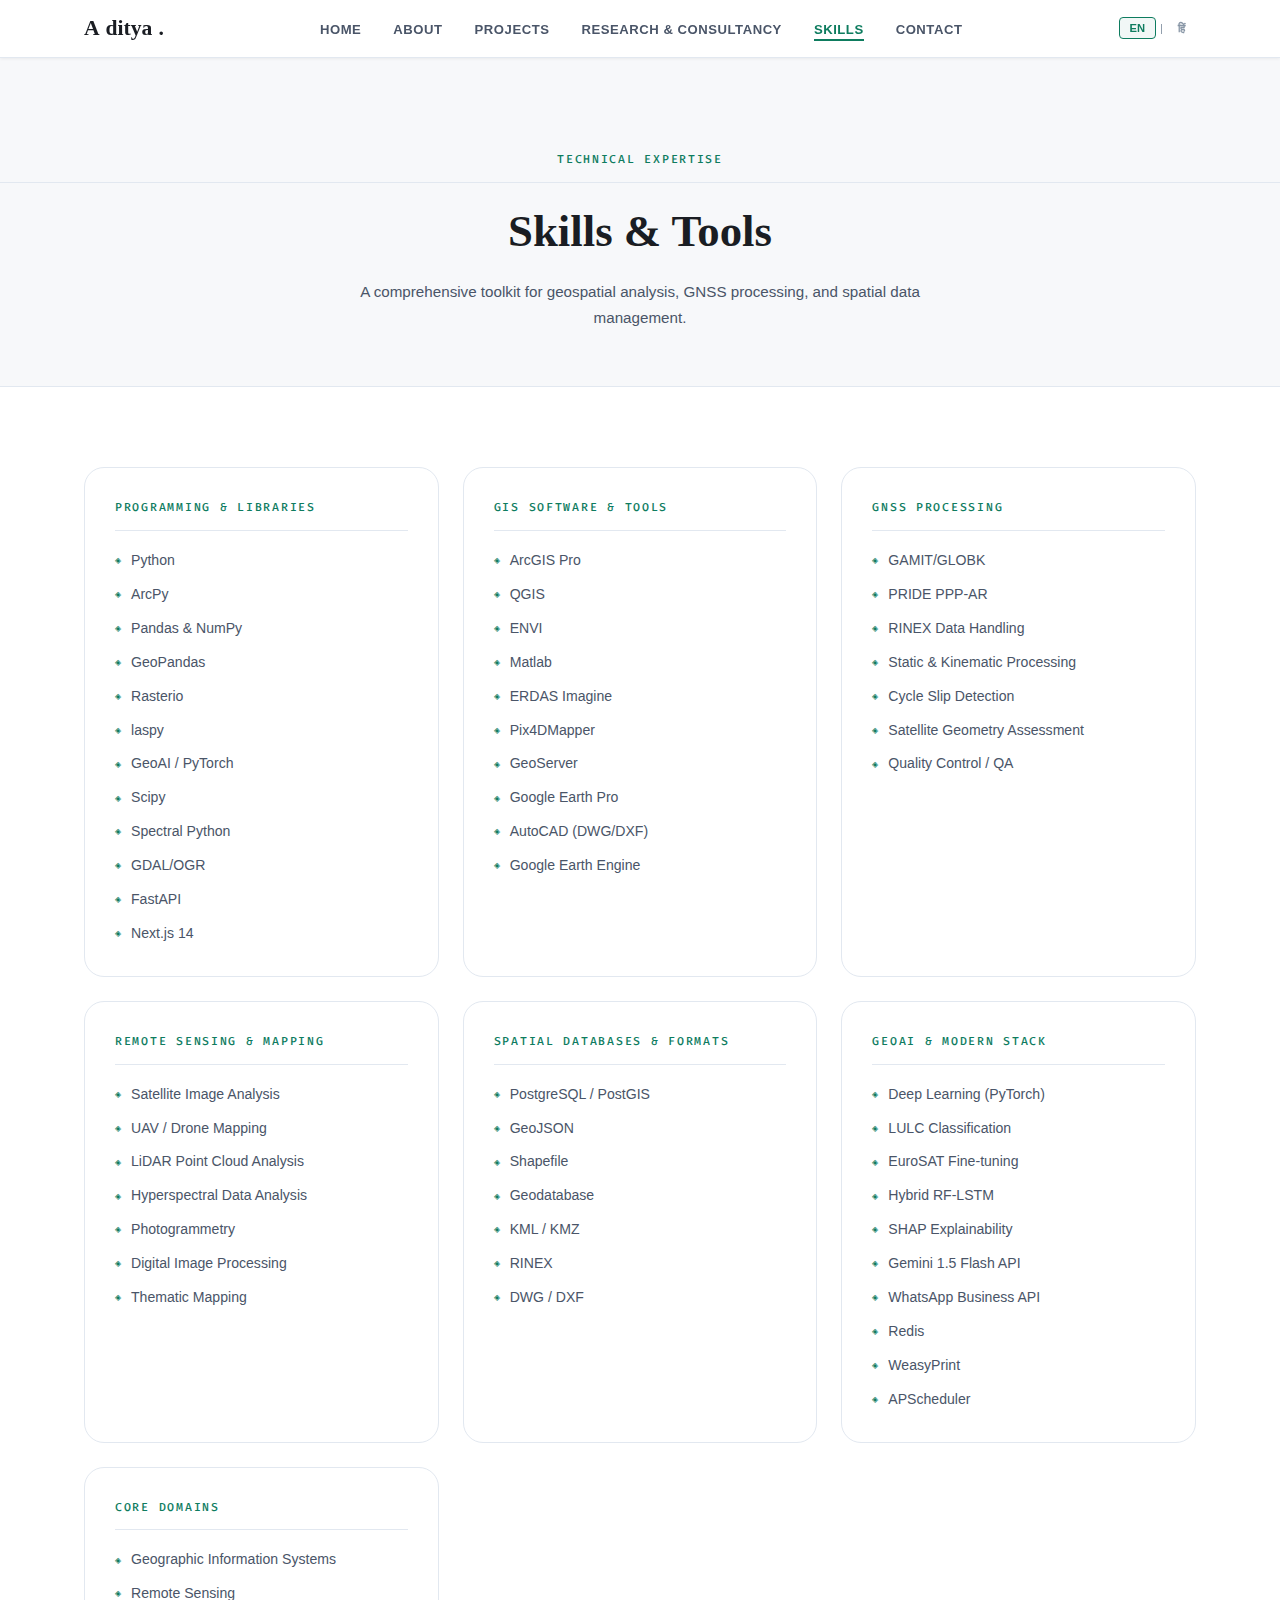
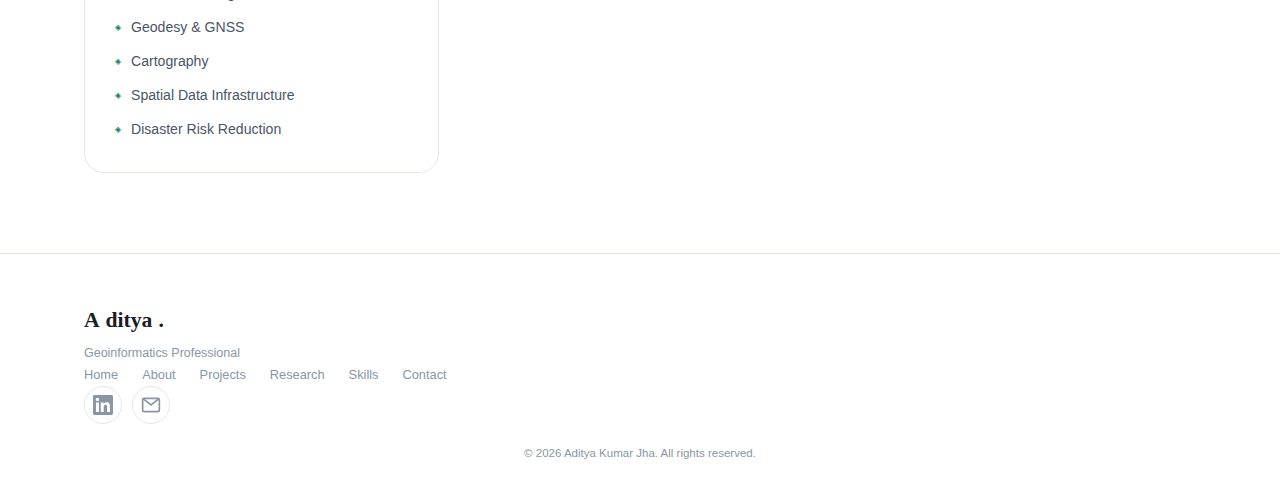
<file: pages/skills.html>
<!DOCTYPE html>
<html lang="en">
<head>
    <meta charset="UTF-8">
    <meta name="viewport" content="width=device-width, initial-scale=1.0">
    <title>Skills | Aditya Kumar Jha</title>
    <link rel="stylesheet" href="../css/style.css">
    <link href="https://fonts.googleapis.com/css2?family=Instrument+Serif&family=Outfit:wght@300;400;500;600;700&family=Fira+Code:wght@400;500&display=swap" rel="stylesheet">
</head>
<body>
    <nav class="navbar scrolled" id="navbar">
        <div class="nav-container">
            <a href="../index.html" class="nav-logo"><span class="logo-mark">A</span>ditya<span class="logo-dot">.</span></a>
            <ul class="nav-links" id="navLinks">
                <li><a href="../index.html">Home</a></li>
                <li><a href="about.html">About</a></li>
                <li><a href="projects.html">Projects</a></li>
                <li><a href="research.html">Research & Consultancy</a></li>
                <li><a href="skills.html" class="active">Skills</a></li>
                <li><a href="contact.html">Contact</a></li>
            </ul>
            <div class="lang-toggle">
                <button class="lang-btn active" data-lang="en">EN</button>
                <span class="lang-sep">|</span>
                <button class="lang-btn" data-lang="hi">हिं</button>
            </div>
            <button class="nav-toggle" id="navToggle" aria-label="Toggle Menu"><span></span><span></span><span></span></button>
        </div>
    </nav>

    <section class="page-hero">
        <span class="section-number" data-en="Technical Expertise" data-hi="तकनीकी विशेषज्ञता">Technical Expertise</span>
        <h1 data-en="Skills & Tools" data-hi="कौशल और उपकरण">Skills & Tools</h1>
        <p data-en="A comprehensive toolkit for geospatial analysis, GNSS processing, and spatial data management." data-hi="जियोस्पेशियल एनालिसिस, GNSS प्रोसेसिंग और स्पेशियल डेटा मैनेजमेंट के लिए एक व्यापक टूलकिट।">A comprehensive toolkit for geospatial analysis, GNSS processing, and spatial data management.</p>
    </section>

    <section class="page-content">
        <div class="container">
            <div class="skills-grid">

                <div class="skill-category">
                    <div class="skill-cat-title" data-en="Programming & Libraries" data-hi="प्रोग्रामिंग और लाइब्रेरी">Programming & Libraries</div>
                    <ul class="skill-list">
                        <li>Python</li>
                        <li>ArcPy</li>
                        <li>Pandas & NumPy</li>
                        <li>GeoPandas</li>
                        <li>Rasterio</li>
                        <li>laspy</li>
                        <li>GeoAI / PyTorch</li>
                        <li>Scipy</li>
                        <li>Spectral Python</li>
                        <li>GDAL/OGR</li>
                        <li>FastAPI</li>
                        <li>Next.js 14</li>
                    </ul>
                </div>

                <div class="skill-category">
                    <div class="skill-cat-title" data-en="GIS Software & Tools" data-hi="GIS सॉफ्टवेयर और टूल्स">GIS Software & Tools</div>
                    <ul class="skill-list">
                        <li>ArcGIS Pro</li>
                        <li>QGIS</li>
                        <li>ENVI</li>
                        <li>Matlab</li>
                        <li>ERDAS Imagine</li>
                        <li>Pix4DMapper</li>
                        <li>GeoServer</li>
                        <li>Google Earth Pro</li>
                        <li>AutoCAD (DWG/DXF)</li>
                        <li>Google Earth Engine</li>
                    </ul>
                </div>

                <div class="skill-category">
                    <div class="skill-cat-title" data-en="GNSS Processing" data-hi="GNSS प्रोसेसिंग">GNSS Processing</div>
                    <ul class="skill-list">
                        <li>GAMIT/GLOBK</li>
                        <li>PRIDE PPP-AR</li>
                        <li>RINEX Data Handling</li>
                        <li>Static & Kinematic Processing</li>
                        <li>Cycle Slip Detection</li>
                        <li>Satellite Geometry Assessment</li>
                        <li>Quality Control / QA</li>
                    </ul>
                </div>

                <div class="skill-category">
                    <div class="skill-cat-title" data-en="Remote Sensing & Mapping" data-hi="रिमोट सेंसिंग और मैपिंग">Remote Sensing & Mapping</div>
                    <ul class="skill-list">
                        <li>Satellite Image Analysis</li>
                        <li>UAV / Drone Mapping</li>
                        <li>LiDAR Point Cloud Analysis</li>
                        <li>Hyperspectral Data Analysis</li>
                        <li>Photogrammetry</li>
                        <li>Digital Image Processing</li>
                        <li>Thematic Mapping</li>
                    </ul>
                </div>

                <div class="skill-category">
                    <div class="skill-cat-title" data-en="Spatial Databases & Formats" data-hi="स्पेशियल डेटाबेस और फॉर्मेट">Spatial Databases & Formats</div>
                    <ul class="skill-list">
                        <li>PostgreSQL / PostGIS</li>
                        <li>GeoJSON</li>
                        <li>Shapefile</li>
                        <li>Geodatabase</li>
                        <li>KML / KMZ</li>
                        <li>RINEX</li>
                        <li>DWG / DXF</li>
                    </ul>
                </div>

                <div class="skill-category">
                    <div class="skill-cat-title" data-en="GeoAI & Modern Stack" data-hi="GeoAI और आधुनिक स्टैक">GeoAI & Modern Stack</div>
                    <ul class="skill-list">
                        <li>Deep Learning (PyTorch)</li>
                        <li>LULC Classification</li>
                        <li>EuroSAT Fine-tuning</li>
                        <li>Hybrid RF-LSTM</li>
                        <li>SHAP Explainability</li>
                        <li>Gemini 1.5 Flash API</li>
                        <li>WhatsApp Business API</li>
                        <li>Redis</li>
                        <li>WeasyPrint</li>
                        <li>APScheduler</li>
                    </ul>
                </div>

                <div class="skill-category">
                    <div class="skill-cat-title" data-en="Core Domains" data-hi="मुख्य क्षेत्र">Core Domains</div>
                    <ul class="skill-list">
                        <li data-en="Geographic Information Systems" data-hi="भौगोलिक सूचना प्रणाली">Geographic Information Systems</li>
                        <li data-en="Remote Sensing" data-hi="रिमोट सेंसिंग">Remote Sensing</li>
                        <li data-en="Geodesy & GNSS" data-hi="जियोडेसी और GNSS">Geodesy & GNSS</li>
                        <li data-en="Cartography" data-hi="कार्टोग्राफी">Cartography</li>
                        <li data-en="Spatial Data Infrastructure" data-hi="स्पेशियल डेटा इन्फ्रास्ट्रक्चर">Spatial Data Infrastructure</li>
                        <li data-en="Disaster Risk Reduction" data-hi="आपदा जोखिम कमी">Disaster Risk Reduction</li>
                    </ul>
                </div>

            </div>
        </div>
    </section>

    <footer class="footer">
        <div class="container">
            <div class="footer-grid">
                <div class="footer-brand"><span class="nav-logo"><span class="logo-mark">A</span>ditya<span class="logo-dot">.</span></span><p>Geoinformatics Professional</p></div>
                <div class="footer-links"><a href="../index.html">Home</a><a href="about.html">About</a><a href="projects.html">Projects</a><a href="research.html">Research</a><a href="skills.html">Skills</a><a href="contact.html">Contact</a></div>
                <div class="footer-social">
                    <a href="https://www.linkedin.com/in/adityaashujha/" target="_blank" aria-label="LinkedIn"><svg width="20" height="20" viewBox="0 0 24 24" fill="currentColor"><path d="M20.447 20.452h-3.554v-5.569c0-1.328-.027-3.037-1.852-3.037-1.853 0-2.136 1.445-2.136 2.939v5.667H9.351V9h3.414v1.561h.046c.477-.9 1.637-1.85 3.37-1.85 3.601 0 4.267 2.37 4.267 5.455v6.286zM5.337 7.433a2.062 2.062 0 0 1-2.063-2.065 2.064 2.064 0 1 1 2.063 2.065zm1.782 13.019H3.555V9h3.564v11.452zM22.225 0H1.771C.792 0 0 .774 0 1.729v20.542C0 23.227.792 24 1.771 24h20.451C23.2 24 24 23.227 24 22.271V1.729C24 .774 23.2 0 22.222 0h.003z"/></svg></a>
                    <a href="mailto:adityajha976@gmail.com" aria-label="Email"><svg width="20" height="20" viewBox="0 0 24 24" fill="none" stroke="currentColor" stroke-width="2"><rect x="2" y="4" width="20" height="16" rx="2"/><path d="M22 4l-10 8L2 4"/></svg></a>
                </div>
            </div>
            <div class="footer-bottom"><p>© 2026 Aditya Kumar Jha. All rights reserved.</p></div>
        </div>
    </footer>
    <script src="../js/main.js"></script>
</body>
</html>
</file>
<file: css/style.css>
/* =============================================
   ADITYA KUMAR JHA — PORTFOLIO
   LIGHT THEME | Fully Responsive | Orbit Effect
   ============================================= */
:root {
    --bg: #FFFFFF;
    --bg-alt: #F7F8FA;
    --bg-card: #FFFFFF;
    --bg-card-h: #F0F4F8;
    --accent: #0E7C5F;
    --accent-light: #11A37F;
    --accent-bg: rgba(14,124,95,0.06);
    --accent-bg2: rgba(14,124,95,0.10);
    --text: #1A1D23;
    --text-2: #4A5568;
    --text-3: #8896A6;
    --border: #E2E8F0;
    --border-h: #CBD5E1;
    --shadow-sm: 0 1px 3px rgba(0,0,0,0.06);
    --shadow-md: 0 4px 16px rgba(0,0,0,0.07);
    --shadow-lg: 0 12px 40px rgba(0,0,0,0.08);
    --f-display: 'Playfair Display', Georgia, serif;
    --f-body: 'Source Sans 3', -apple-system, sans-serif;
    --f-mono: 'Fira Code', monospace;
    --r-sm: 8px;
    --r-md: 12px;
    --r-lg: 20px;
    --ease: cubic-bezier(0.25, 0.46, 0.45, 0.94);
    --ease-out: cubic-bezier(0.16, 1, 0.3, 1);
}

/* Reset */
*,*::before,*::after{box-sizing:border-box;margin:0;padding:0}
html{scroll-behavior:smooth;font-size:16px}
body{font-family:var(--f-body);background:var(--bg);color:var(--text);line-height:1.7;overflow-x:hidden;-webkit-font-smoothing:antialiased}
a{color:inherit;text-decoration:none}
img{max-width:100%;height:auto;display:block}
button{cursor:pointer;border:none;background:none;font-family:inherit}
ul{list-style:none}
.container{max-width:1160px;margin:0 auto;padding:0 24px}

.skip-link{position:absolute;top:-100%;left:16px;padding:8px 16px;background:var(--accent);color:#fff;border-radius:var(--r-sm);z-index:9999;font-weight:600;font-size:0.85rem}
.skip-link:focus{top:16px}

/* ===== NAVBAR ===== */
.navbar{position:fixed;top:0;left:0;right:0;z-index:1000;padding:16px 0;transition:all 0.4s var(--ease);background:transparent}
.navbar.scrolled{padding:10px 0;background:rgba(255,255,255,0.92);backdrop-filter:blur(20px);border-bottom:1px solid var(--border);box-shadow:var(--shadow-sm)}
.nav-container{max-width:1160px;margin:0 auto;padding:0 24px;display:flex;align-items:center;justify-content:space-between}

.nav-logo{font-family:var(--f-display);font-size:1.35rem;color:var(--text);display:flex;align-items:center;gap:6px;font-weight:600}
.logo-icon{color:var(--accent);font-size:1.1rem}
.logo-name{letter-spacing:-0.01em}

.nav-links{display:flex;align-items:center;gap:32px}
.nav-links a{font-size:0.82rem;font-weight:600;color:var(--text-2);letter-spacing:0.04em;text-transform:uppercase;transition:color 0.3s;position:relative}
.nav-links a::after{content:'';position:absolute;bottom:-4px;left:0;width:0;height:2px;background:var(--accent);transition:width 0.3s var(--ease)}
.nav-links a:hover,.nav-links a.active{color:var(--accent)}
.nav-links a:hover::after,.nav-links a.active::after{width:100%}
.nav-cta-link{background:var(--accent)!important;color:#fff!important;padding:8px 22px!important;border-radius:100px!important;font-weight:600!important;transition:all 0.3s!important}
.nav-cta-link::after{display:none!important}
.nav-cta-link:hover{background:var(--accent-light)!important;transform:translateY(-1px);box-shadow:0 4px 16px rgba(14,124,95,0.25)}

.nav-right{display:flex;align-items:center;gap:16px}
.lang-toggle{display:flex;align-items:center;gap:4px}
.lang-btn{font-size:0.7rem;font-weight:700;padding:4px 10px;border-radius:4px;color:var(--text-3);border:1px solid transparent;transition:all 0.2s;font-family:var(--f-body)}
.lang-btn.active{color:var(--accent);border-color:var(--accent);background:var(--accent-bg)}
.lang-sep{color:var(--text-3);font-size:0.7rem}

.nav-toggle{display:none;flex-direction:column;gap:5px;padding:4px;z-index:1001}
.nav-toggle span{width:22px;height:2px;background:var(--text);transition:all 0.3s;border-radius:2px}

/* ===== HERO ===== */
.hero{min-height:100vh;display:flex;align-items:center;position:relative;overflow:hidden;padding:130px 0 80px;background:linear-gradient(170deg,#F0FAF6 0%,#FFFFFF 40%,#F7F8FA 100%)}
.hero-bg-pattern{position:absolute;inset:0;pointer-events:none;background-image:linear-gradient(rgba(14,124,95,0.04) 1px,transparent 1px),linear-gradient(90deg,rgba(14,124,95,0.04) 1px,transparent 1px);background-size:70px 70px;mask-image:radial-gradient(ellipse 60% 55% at 50% 40%,black,transparent)}

.hero-container{max-width:1160px;margin:0 auto;padding:0 24px;display:grid;grid-template-columns:1fr 400px;gap:72px;align-items:center;position:relative;z-index:2}

.hero-badge{display:inline-flex;align-items:center;gap:9px;font-size:0.76rem;font-weight:600;color:var(--accent);letter-spacing:0.06em;text-transform:uppercase;margin-bottom:24px;background:var(--accent-bg);padding:8px 18px;border-radius:100px;border:1px solid rgba(14,124,95,0.12);animation:fadeUp 0.7s var(--ease-out) both}
.badge-pulse{width:8px;height:8px;background:var(--accent);border-radius:50%;animation:pulse 2s infinite}
@keyframes pulse{0%,100%{opacity:1;transform:scale(1)}50%{opacity:0.4;transform:scale(0.7)}}

.hero-title{font-family:var(--f-display);font-weight:700;margin-bottom:24px;animation:fadeUp 0.7s var(--ease-out) 0.1s both}
.line-1,.line-2{display:block;font-size:clamp(2.2rem,4.5vw,3.6rem);line-height:1.15;color:var(--text)}
.line-3{display:block;font-size:clamp(2.6rem,5.5vw,4.4rem);line-height:1.15}
.line-3 em{font-style:italic;color:var(--accent)}

.hero-desc{font-size:1.02rem;color:var(--text-2);max-width:540px;line-height:1.8;margin-bottom:32px;animation:fadeUp 0.7s var(--ease-out) 0.2s both}

.hero-btns{display:flex;gap:14px;flex-wrap:wrap;margin-bottom:48px;animation:fadeUp 0.7s var(--ease-out) 0.3s both}

/* Buttons */
.btn{display:inline-flex;align-items:center;gap:8px;padding:13px 26px;border-radius:100px;font-weight:600;font-size:0.87rem;transition:all 0.3s var(--ease);border:none;font-family:var(--f-body)}
.btn-primary{background:var(--accent);color:#fff}
.btn-primary:hover{background:var(--accent-light);transform:translateY(-2px);box-shadow:0 8px 28px rgba(14,124,95,0.25)}
.btn-outline{border:1.5px solid var(--border-h);color:var(--text-2);background:transparent}
.btn-outline:hover{border-color:var(--accent);color:var(--accent);transform:translateY(-2px)}
.btn-ghost{color:var(--text-2);background:var(--bg-alt);border:1px solid var(--border)}
.btn-ghost:hover{border-color:var(--accent);color:var(--accent);transform:translateY(-2px)}

/* Stats */
.hero-stats{display:flex;align-items:center;gap:28px;animation:fadeUp 0.7s var(--ease-out) 0.4s both}
.stat{text-align:center}
.stat-num{font-family:var(--f-display);font-size:1.7rem;color:var(--accent);font-weight:700}
.stat-suf{font-family:var(--f-display);font-size:1.1rem;color:var(--accent);font-weight:600}
.stat-label{display:block;font-size:0.66rem;color:var(--text-3);text-transform:uppercase;letter-spacing:0.1em;margin-top:2px;font-weight:600}
.stat-sep{width:1px;height:36px;background:var(--border)}

/* HERO VISUAL + ORBIT */
.hero-visual{position:relative;display:flex;justify-content:center;animation:fadeIn 0.8s var(--ease-out) 0.5s both}
.photo-frame{position:relative;width:320px;height:400px;border-radius:var(--r-lg);overflow:hidden;box-shadow:var(--shadow-lg)}
.profile-img{width:100%;height:100%;object-fit:cover}
.frame-accent{position:absolute;width:52px;height:52px;border:2.5px solid var(--accent)}
.frame-tl{top:-10px;left:-10px;border-right:none;border-bottom:none;border-radius:10px 0 0 0}
.frame-br{bottom:-10px;right:-10px;border-left:none;border-top:none;border-radius:0 0 10px 0}

/* ORBIT */
.orbit-ring{position:absolute;width:440px;height:440px;top:50%;left:50%;transform:translate(-50%,-50%);animation:orbitSpin 22s linear infinite;pointer-events:none}
.orbit-item{position:absolute;width:46px;height:46px;background:var(--bg-card);border:1.5px solid var(--border);border-radius:50%;display:flex;align-items:center;justify-content:center;font-size:1.25rem;box-shadow:var(--shadow-md);animation:orbitCounterSpin 22s linear infinite}
.orbit-item:nth-child(1){top:0;left:50%;transform:translateX(-50%)}
.orbit-item:nth-child(2){top:50%;right:0;transform:translateY(-50%)}
.orbit-item:nth-child(3){bottom:0;left:50%;transform:translateX(-50%)}
.orbit-item:nth-child(4){top:50%;left:0;transform:translateY(-50%)}
@keyframes orbitSpin{from{transform:translate(-50%,-50%) rotate(0deg)}to{transform:translate(-50%,-50%) rotate(360deg)}}
@keyframes orbitCounterSpin{from{transform:rotate(0deg)}to{transform:rotate(-360deg)}}

/* Scroll Hint */
.scroll-hint{position:absolute;bottom:32px;left:50%;transform:translateX(-50%);display:flex;flex-direction:column;align-items:center;gap:8px;color:var(--text-3);font-size:0.68rem;text-transform:uppercase;letter-spacing:0.14em;font-weight:600;animation:fadeUp 1s var(--ease-out) 1s both}
.scroll-line{width:1px;height:36px;background:linear-gradient(to bottom,var(--accent),transparent);animation:scrollPulse 2s infinite}
@keyframes scrollPulse{0%,100%{transform:scaleY(1);opacity:1}50%{transform:scaleY(0.5);opacity:0.4}}

/* ===== TRUST BAR ===== */
.trust-bar{padding:32px 0;border-top:1px solid var(--border);border-bottom:1px solid var(--border);background:var(--bg-alt)}
.trust-bar .container{display:flex;align-items:center;gap:20px;justify-content:center;flex-wrap:wrap}
.trust-label{font-size:0.7rem;color:var(--text-3);text-transform:uppercase;letter-spacing:0.12em;font-weight:600}
.trust-orgs{display:flex;align-items:center;gap:20px;flex-wrap:wrap;justify-content:center}
.trust-orgs span:not(.trust-dot){font-size:0.85rem;font-weight:700;color:var(--text-2)}
.trust-dot{width:4px;height:4px;border-radius:50%;background:var(--text-3)}

/* ===== SECTION HEADERS ===== */
.sec-header{margin-bottom:48px}
.sec-num{font-family:var(--f-mono);font-size:0.72rem;color:var(--accent);letter-spacing:0.15em;display:block;margin-bottom:8px;font-weight:500}
.sec-header h2{font-family:var(--f-display);font-size:clamp(1.8rem,3.2vw,2.5rem);font-weight:700;color:var(--text);margin-bottom:8px}
.sec-sub{font-size:0.95rem;color:var(--text-2);max-width:540px;line-height:1.7}

/* ===== SERVICES ===== */
.services{padding:100px 0}
.services-grid{display:grid;grid-template-columns:repeat(2,1fr);gap:24px}
.svc-card{background:var(--bg-card);border:1.5px solid var(--border);border-radius:var(--r-lg);padding:36px 30px;transition:all 0.4s var(--ease);position:relative;overflow:hidden}
.svc-card::before{content:'';position:absolute;top:0;left:0;right:0;height:3px;background:linear-gradient(90deg,var(--accent),transparent);opacity:0;transition:opacity 0.4s}
.svc-card:hover{transform:translateY(-5px);border-color:var(--accent);box-shadow:var(--shadow-lg)}
.svc-card:hover::before{opacity:1}
.svc-icon{width:52px;height:52px;background:var(--accent-bg2);border-radius:14px;display:flex;align-items:center;justify-content:center;color:var(--accent);margin-bottom:20px}
.svc-card h3{font-family:var(--f-body);font-size:1.08rem;font-weight:700;color:var(--text);margin-bottom:10px}
.svc-card p{font-size:0.88rem;color:var(--text-2);line-height:1.75;margin-bottom:16px}
.svc-tools{font-family:var(--f-mono);font-size:0.7rem;color:var(--text-3);letter-spacing:0.03em}

/* ===== FEATURED PROJECTS ===== */
.featured{padding:100px 0;background:var(--bg-alt)}
.feat-list{display:flex;flex-direction:column;gap:28px}
.feat-card{display:grid;grid-template-columns:1fr 220px;gap:36px;background:var(--bg-card);border:1.5px solid var(--border);border-radius:var(--r-lg);padding:36px;align-items:start;transition:all 0.4s var(--ease)}
.feat-card:hover{transform:translateY(-3px);border-color:var(--accent);box-shadow:var(--shadow-lg)}
.feat-org{font-family:var(--f-mono);font-size:0.7rem;color:var(--accent);text-transform:uppercase;letter-spacing:0.1em;display:block;margin-bottom:10px;font-weight:500}
.feat-body h3{font-family:var(--f-display);font-size:1.2rem;font-weight:700;color:var(--text);margin-bottom:12px;line-height:1.35}
.feat-body p{font-size:0.88rem;color:var(--text-2);line-height:1.75;margin-bottom:18px}
.feat-tags{display:flex;flex-wrap:wrap;gap:8px}
.feat-tags span{font-size:0.68rem;padding:5px 14px;border-radius:100px;background:var(--accent-bg);color:var(--accent);font-weight:600}
.feat-metrics{display:flex;flex-direction:column;gap:18px;padding-left:24px;border-left:2px solid var(--border)}
.fm{text-align:left}
.fm-val{font-family:var(--f-display);font-size:1.3rem;color:var(--accent);font-weight:700;display:block}
.fm-lbl{font-size:0.66rem;color:var(--text-3);text-transform:uppercase;letter-spacing:0.1em;font-weight:600}

/* ===== EXPERIENCE ===== */
.experience{padding:100px 0}
.exp-list{display:flex;flex-direction:column}
.exp-row{display:grid;grid-template-columns:200px 1fr;gap:36px;padding:32px 0;border-bottom:1px solid var(--border);transition:all 0.3s var(--ease)}
.exp-row:first-child{border-top:1px solid var(--border)}
.exp-row:hover{background:var(--bg-alt);padding-left:16px;padding-right:16px;border-radius:var(--r-md)}
.exp-date{font-family:var(--f-mono);font-size:0.75rem;color:var(--text-2);display:block;font-weight:500}
.exp-loc{font-size:0.72rem;color:var(--text-3);margin-top:4px;display:block}
.exp-right h3{font-family:var(--f-display);font-size:1.1rem;font-weight:700;color:var(--text);margin-bottom:4px}
.exp-role{font-size:0.85rem;color:var(--accent);font-weight:600;margin-bottom:8px}
.exp-desc{font-size:0.85rem;color:var(--text-2);line-height:1.7}

/* ===== TECH STACK ===== */
.stack{padding:80px 0;background:var(--bg-alt)}
.stack-pills{display:flex;flex-wrap:wrap;gap:10px}
.stack-pills span{padding:10px 20px;border-radius:100px;border:1.5px solid var(--border);background:var(--bg-card);font-size:0.82rem;font-weight:600;color:var(--text-2);transition:all 0.3s var(--ease);cursor:default}
.stack-pills span:hover{border-color:var(--accent);color:var(--accent);background:var(--accent-bg);transform:translateY(-2px);box-shadow:var(--shadow-sm)}

/* ===== CTA ===== */
.cta-section{padding:100px 0}
.cta-box{text-align:center;max-width:680px;margin:0 auto;padding:72px 40px;border-radius:var(--r-lg);background:var(--bg-alt);border:1.5px solid var(--border);position:relative;overflow:hidden}
.cta-box::before{content:'';position:absolute;top:-60%;left:-60%;width:220%;height:220%;background:radial-gradient(circle at center,var(--accent-bg),transparent 50%);pointer-events:none}
.cta-box h2{font-family:var(--f-display);font-size:clamp(1.5rem,3vw,2.2rem);font-weight:700;margin-bottom:14px;position:relative}
.cta-box p{font-size:0.95rem;color:var(--text-2);margin-bottom:32px;max-width:500px;margin-left:auto;margin-right:auto;line-height:1.7;position:relative}
.cta-btns{display:flex;gap:14px;justify-content:center;flex-wrap:wrap;position:relative}

/* ===== FOOTER ===== */
.footer{padding:48px 0 20px;border-top:1px solid var(--border)}
.footer-top{display:flex;justify-content:space-between;align-items:center;padding-bottom:24px;border-bottom:1px solid var(--border);gap:24px;flex-wrap:wrap}
.footer-brand p{font-size:0.78rem;color:var(--text-3);margin-top:4px}
.footer-links{display:flex;gap:24px;flex-wrap:wrap}
.footer-links a{font-size:0.8rem;color:var(--text-3);transition:color 0.3s;font-weight:500}
.footer-links a:hover{color:var(--accent)}
.footer-social{display:flex;gap:10px}
.footer-social a{width:38px;height:38px;border-radius:50%;border:1.5px solid var(--border);display:flex;align-items:center;justify-content:center;color:var(--text-3);transition:all 0.3s var(--ease)}
.footer-social a:hover{color:var(--accent);border-color:var(--accent);background:var(--accent-bg)}
.footer-bottom{text-align:center;padding-top:20px;font-size:0.72rem;color:var(--text-3)}

/* ===== VISITOR COUNTER BOX ===== */
.visitor-box{
    background:linear-gradient(135deg,rgba(14,124,95,0.06),rgba(17,163,127,0.08));
    border:1.5px solid var(--border);
    border-radius:var(--r-lg);
    padding:24px 32px;
    margin:32px 0 24px;
    display:flex;
    align-items:center;
    justify-content:space-between;
    gap:24px;
    transition:all 0.4s var(--ease);
    position:relative;
    overflow:hidden
}
.visitor-box::before{
    content:'';
    position:absolute;
    top:0;
    left:0;
    right:0;
    bottom:0;
    background:linear-gradient(90deg,transparent,rgba(14,124,95,0.08),transparent);
    transform:translateX(-100%);
    animation:shimmer 3s infinite
}
@keyframes shimmer{
    0%,100%{transform:translateX(-100%)}
    50%{transform:translateX(100%)}
}
.visitor-box:hover{
    border-color:var(--accent);
    box-shadow:var(--shadow-lg);
    transform:translateY(-2px)
}
.vb-icon{
    display:flex;
    align-items:center;
    justify-content:center;
    width:48px;
    height:48px;
    background:linear-gradient(135deg,var(--accent),var(--accent-light));
    border-radius:12px;
    flex-shrink:0;
    position:relative;
    z-index:1
}
.vb-icon svg{
    color:#fff;
    filter:drop-shadow(0 2px 4px rgba(0,0,0,0.1))
}
.vb-info{
    display:flex;
    flex-direction:column;
    gap:4px;
    flex:1;
    position:relative;
    z-index:1
}
.vb-count{
    font-family:var(--f-display);
    font-size:2rem;
    font-weight:700;
    color:var(--accent);
    line-height:1;
    letter-spacing:-0.02em
}
.vb-label{
    font-size:0.72rem;
    color:var(--text-3);
    font-weight:600;
    text-transform:uppercase;
    letter-spacing:0.1em
}
.vb-live{
    display:flex;
    align-items:center;
    gap:8px;
    padding:8px 16px;
    background:var(--accent-bg2);
    border-radius:100px;
    font-size:0.7rem;
    color:var(--accent);
    font-weight:700;
    position:relative;
    z-index:1;
    text-transform:uppercase;
    letter-spacing:0.05em
}
.vb-dot{
    width:8px;
    height:8px;
    background:var(--accent);
    border-radius:50%;
    animation:pulse-dot 2s ease-in-out infinite;
    position:relative
}
.vb-dot::before{
    content:'';
    position:absolute;
    top:50%;
    left:50%;
    transform:translate(-50%,-50%);
    width:100%;
    height:100%;
    background:var(--accent);
    border-radius:50%;
    animation:pulse-ring 2s ease-out infinite
}
@keyframes pulse-dot{
    0%,100%{opacity:1}
    50%{opacity:0.5}
}
@keyframes pulse-ring{
    0%{
        width:100%;
        height:100%;
        opacity:1
    }
    100%{
        width:200%;
        height:200%;
        opacity:0
    }
}

/* ===== ANIMATIONS ===== */
@keyframes fadeUp{from{opacity:0;transform:translateY(20px)}to{opacity:1;transform:translateY(0)}}
@keyframes fadeIn{from{opacity:0}to{opacity:1}}
.reveal{opacity:0;transform:translateY(20px);transition:opacity 0.6s var(--ease-out),transform 0.6s var(--ease-out)}
.reveal.visible{opacity:1;transform:translateY(0)}

/* ===== INNER PAGE STYLES ===== */
.page-hero{padding:150px 0 56px;background:var(--bg-alt);border-bottom:1px solid var(--border);text-align:center}
.page-hero .sec-num,.page-hero .section-number{display:block;margin-bottom:10px}
.page-hero h1{font-family:var(--f-display);font-size:clamp(1.8rem,4vw,2.8rem);font-weight:700;margin-bottom:10px}
.page-hero p{font-size:0.95rem;color:var(--text-2);max-width:560px;margin:0 auto}
.page-content{padding:80px 0}

/* About */
.about-grid{display:grid;grid-template-columns:280px 1fr;gap:56px;align-items:start}
.about-photo{width:100%;aspect-ratio:3/4;border-radius:var(--r-lg);overflow:hidden;position:sticky;top:100px;border:1.5px solid var(--border);box-shadow:var(--shadow-md)}
.about-photo img{width:100%;height:100%;object-fit:cover}
.about-text h3{font-family:var(--f-display);font-size:1.4rem;color:var(--accent);margin-bottom:14px;font-weight:700}
.about-text p{color:var(--text-2);margin-bottom:16px;line-height:1.8;font-size:0.92rem}
.about-info{display:grid;grid-template-columns:1fr 1fr;gap:16px;margin-top:28px;padding:28px;background:var(--bg-alt);border-radius:var(--r-lg);border:1px solid var(--border)}
.info-item label{font-size:0.68rem;color:var(--text-3);text-transform:uppercase;letter-spacing:0.1em;display:block;margin-bottom:2px;font-weight:600}
.info-item span{font-weight:700;font-size:0.88rem;color:var(--text)}

.timeline{margin-top:44px}
.timeline-item{display:flex;gap:24px;padding:22px 0;border-left:2px solid var(--border);padding-left:28px;position:relative}
.timeline-item::before{content:'';position:absolute;left:-6px;top:26px;width:10px;height:10px;background:var(--accent);border-radius:50%}
.timeline-year{font-family:var(--f-mono);font-size:0.78rem;color:var(--accent);min-width:100px;font-weight:500}
.timeline-content h4{font-size:1rem;font-weight:700;margin-bottom:4px}
.timeline-content p{font-size:0.85rem;color:var(--text-2)}

.cert-grid{display:grid;grid-template-columns:repeat(2,1fr);gap:14px;margin-top:20px}
.cert-item{background:var(--bg-alt);border:1px solid var(--border);border-radius:var(--r-sm);padding:18px;display:flex;align-items:center;gap:12px}
.cert-icon{width:40px;height:40px;background:var(--accent-bg2);border-radius:8px;display:flex;align-items:center;justify-content:center;font-size:1.2rem;flex-shrink:0}
.cert-item span{font-size:0.85rem;color:var(--text-2)}

/* Projects */
.projects-grid{display:grid;grid-template-columns:repeat(2,1fr);gap:24px}
.project-card{background:var(--bg-card);border:1.5px solid var(--border);border-radius:var(--r-lg);overflow:hidden;transition:all 0.4s var(--ease)}
.project-card:hover{transform:translateY(-4px);border-color:var(--accent);box-shadow:var(--shadow-lg)}
.project-header{padding:30px 26px 18px}
.project-org{font-family:var(--f-mono);font-size:0.7rem;color:var(--accent);text-transform:uppercase;letter-spacing:0.1em;margin-bottom:8px;display:block;font-weight:500}
.project-header h3{font-family:var(--f-display);font-size:1.1rem;font-weight:700;margin-bottom:10px;line-height:1.3}
.project-header p{font-size:0.85rem;color:var(--text-2);line-height:1.7}
.project-tags{padding:0 26px 26px;display:flex;flex-wrap:wrap;gap:8px}
.tag{font-size:0.68rem;padding:5px 14px;background:var(--accent-bg);color:var(--accent);border-radius:100px;font-weight:600}

/* Skills */
.skills-grid{display:grid;grid-template-columns:repeat(3,1fr);gap:24px}
.skill-category{background:var(--bg-card);border:1.5px solid var(--border);border-radius:var(--r-lg);padding:30px;transition:border-color 0.3s}
.skill-category:hover{border-color:var(--accent)}
.skill-cat-title,.section-number{font-family:var(--f-mono);font-size:0.72rem;color:var(--accent);text-transform:uppercase;letter-spacing:0.15em;margin-bottom:18px;padding-bottom:12px;border-bottom:1px solid var(--border);font-weight:500}
.skill-list{display:flex;flex-direction:column;gap:10px}
.skill-list li{font-size:0.88rem;color:var(--text-2);display:flex;align-items:center;gap:10px}
.skill-list li::before{content:'◈';color:var(--accent);font-size:0.5rem}

/* Research */
.research-grid{display:grid;grid-template-columns:1fr 1fr;gap:44px}
.research-section h3{font-family:var(--f-display);font-size:1.3rem;color:var(--accent);margin-bottom:22px;padding-bottom:12px;border-bottom:1px solid var(--border);font-weight:700}
.research-item{background:var(--bg-card);border:1.5px solid var(--border);border-radius:var(--r-lg);padding:26px;margin-bottom:18px;transition:border-color 0.3s}
.research-item:hover{border-color:var(--accent)}
.research-item h4{font-size:1rem;font-weight:700;margin-bottom:8px}
.research-item p{font-size:0.85rem;color:var(--text-2);line-height:1.7}

/* Contact */
.contact-grid{display:grid;grid-template-columns:1fr 1fr;gap:56px}
.contact-info h3{font-family:var(--f-display);font-size:1.4rem;margin-bottom:22px;font-weight:700}
.contact-item{display:flex;gap:16px;padding:18px 0;border-bottom:1px solid var(--border)}
.contact-icon{width:46px;height:46px;background:var(--accent-bg2);border-radius:12px;display:flex;align-items:center;justify-content:center;color:var(--accent);flex-shrink:0}
.contact-item label{font-size:0.68rem;color:var(--text-3);text-transform:uppercase;letter-spacing:0.1em;display:block;margin-bottom:2px;font-weight:600}
.contact-item a,.contact-item span{font-weight:600;font-size:0.92rem}
.contact-item a:hover{color:var(--accent)}
.contact-form{background:var(--bg-alt);border:1.5px solid var(--border);border-radius:var(--r-lg);padding:36px}
.contact-form h3{font-family:var(--f-display);font-size:1.2rem;margin-bottom:22px;font-weight:700}
.form-group{margin-bottom:18px}
.form-group label{font-size:0.72rem;color:var(--text-3);text-transform:uppercase;letter-spacing:0.08em;display:block;margin-bottom:6px;font-weight:600}
.form-group input,.form-group textarea{width:100%;padding:12px 16px;background:var(--bg);border:1.5px solid var(--border);border-radius:var(--r-sm);color:var(--text);font-family:var(--f-body);font-size:0.9rem;transition:all 0.3s;outline:none}
.form-group input:focus,.form-group textarea:focus{border-color:var(--accent);box-shadow:0 0 0 3px var(--accent-bg)}
.form-group textarea{resize:vertical;min-height:120px}

/* CTA inner pages */
.cta-content{position:relative;z-index:2}
.cta-content h2{font-family:var(--f-display);font-size:clamp(1.5rem,3vw,2.2rem);font-weight:700;margin-bottom:14px}
.cta-content p{color:var(--text-2);margin-bottom:28px;max-width:500px;margin-left:auto;margin-right:auto}

/* ===== RESPONSIVE ===== */
@media(max-width:1024px){
    .hero-container{grid-template-columns:1fr;gap:44px;text-align:center}
    .hero-desc{margin-left:auto;margin-right:auto}
    .hero-btns{justify-content:center}
    .hero-stats{justify-content:center}
    .hero-visual{order:-1;display:flex;justify-content:center}
    .photo-frame{width:260px;height:320px}
    .orbit-ring{width:360px;height:360px}
    .services-grid{grid-template-columns:1fr}
    .feat-card{grid-template-columns:1fr}
    .feat-metrics{flex-direction:row;gap:28px;border-left:none;border-top:2px solid var(--border);padding-left:0;padding-top:18px}
    .skills-grid{grid-template-columns:repeat(2,1fr)}
    .research-grid{grid-template-columns:1fr}
}

@media(max-width:768px){
    .nav-links{position:fixed;top:0;right:-100%;width:280px;height:100vh;background:var(--bg);flex-direction:column;padding:80px 32px;gap:20px;transition:right 0.4s var(--ease);border-left:1px solid var(--border);z-index:999;box-shadow:-8px 0 24px rgba(0,0,0,0.08)}
    .nav-links.open{right:0}
    .nav-toggle{display:flex}
    .nav-cta-link{width:100%;text-align:center;justify-content:center}

    .hero{padding:110px 0 70px}
    .hero-stats{flex-direction:column;gap:14px}
    .stat-sep{width:40px;height:1px}
    .orbit-ring{width:300px;height:300px}
    .orbit-item{width:38px;height:38px;font-size:1rem}

    .exp-row{grid-template-columns:1fr;gap:6px}
    .about-grid{grid-template-columns:1fr}
    .about-photo{position:static;max-width:240px;margin:0 auto}
    .projects-grid{grid-template-columns:1fr}
    .skills-grid{grid-template-columns:1fr}
    .contact-grid{grid-template-columns:1fr}
    .footer-top{flex-direction:column;text-align:center}
    .footer-links{justify-content:center}
    .about-info{grid-template-columns:1fr}
    .cert-grid{grid-template-columns:1fr}

    /* Visitor Counter Responsive */
    .visitor-box{
        flex-direction:column;
        text-align:center;
        padding:20px;
        gap:16px
    }
    .vb-count{
        font-size:1.75rem
    }
    .vb-live{
        width:100%;
        justify-content:center
    }

    .services,.featured,.experience,.stack,.cta-section{padding:70px 0}
    .cta-box{padding:48px 24px}
}

@media(max-width:480px){
    .container{padding:0 16px}
    .hero{padding:100px 0 60px;min-height:auto}
    .line-1,.line-2{font-size:1.8rem}
    .line-3{font-size:2.2rem}
    .hero-desc{font-size:0.92rem}
    .hero-btns{flex-direction:column;align-items:center}
    .btn{width:100%;justify-content:center}
    .photo-frame{width:220px;height:270px}
    .orbit-ring{width:260px;height:260px}
    .orbit-item{width:34px;height:34px;font-size:0.9rem}
    .feat-metrics{flex-direction:column;gap:12px}

    /* Visitor Counter Mobile */
    .visitor-box{
        padding:16px
    }
    .vb-icon{
        width:40px;
        height:40px
    }
    .vb-icon svg{
        width:18px;
        height:18px
    }
    .vb-count{
        font-size:1.5rem
    }
    .vb-label{
        font-size:0.68rem
    }
    .vb-live{
        font-size:0.68rem;
        padding:6px 12px
    }

    .services,.featured,.experience,.stack,.cta-section{padding:56px 0}
}
</file>
